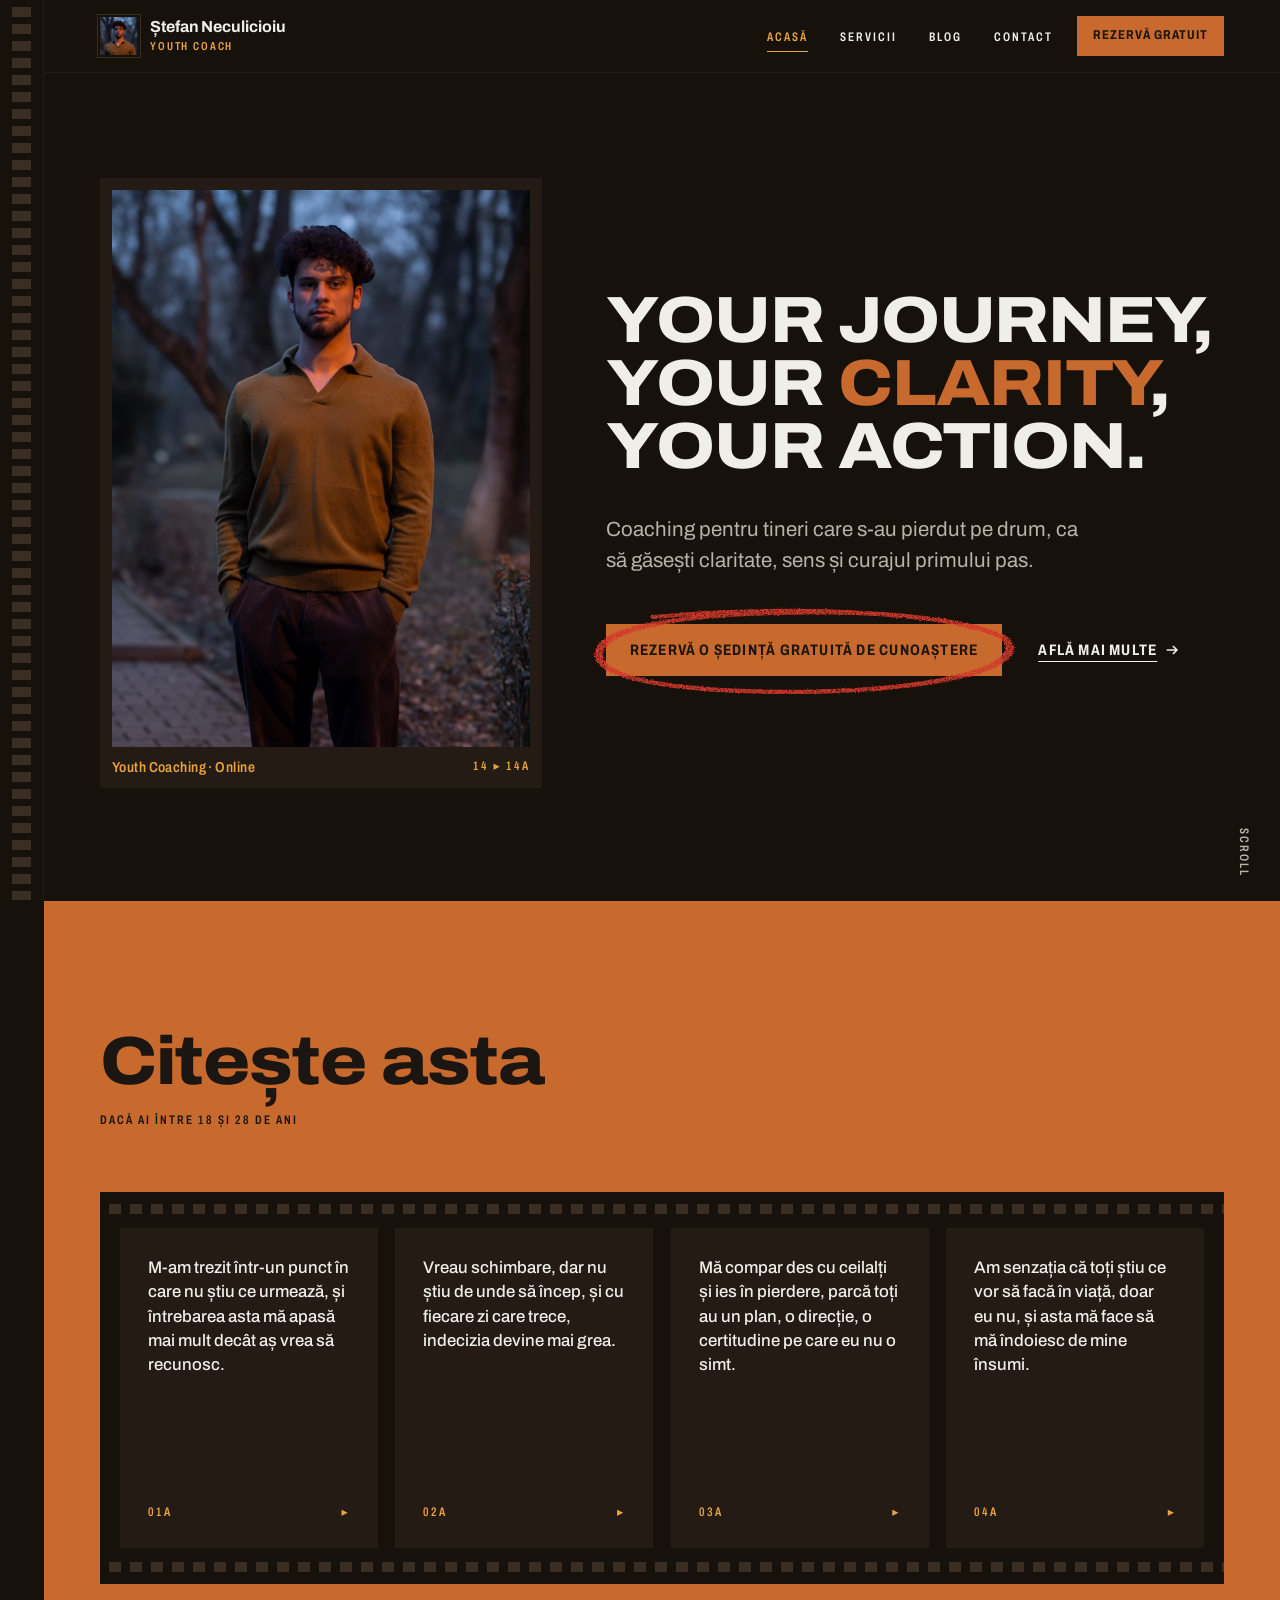
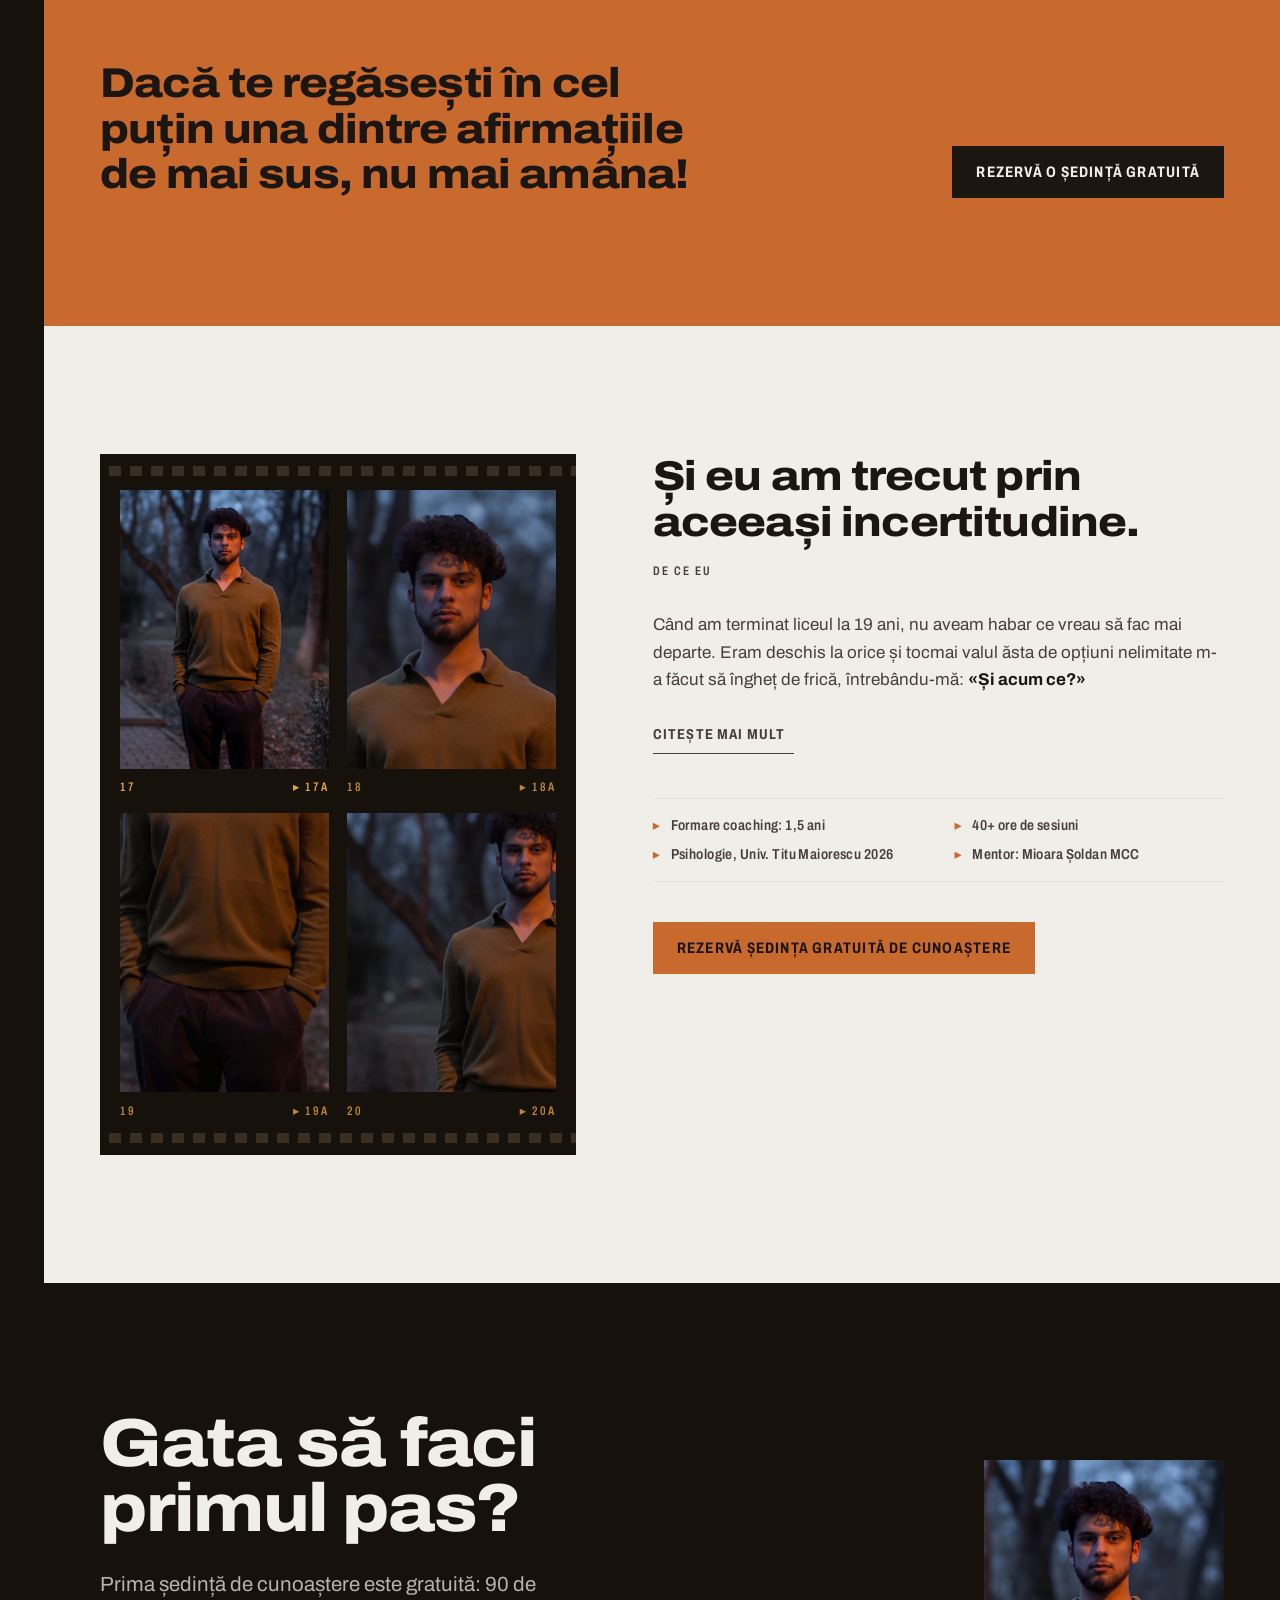
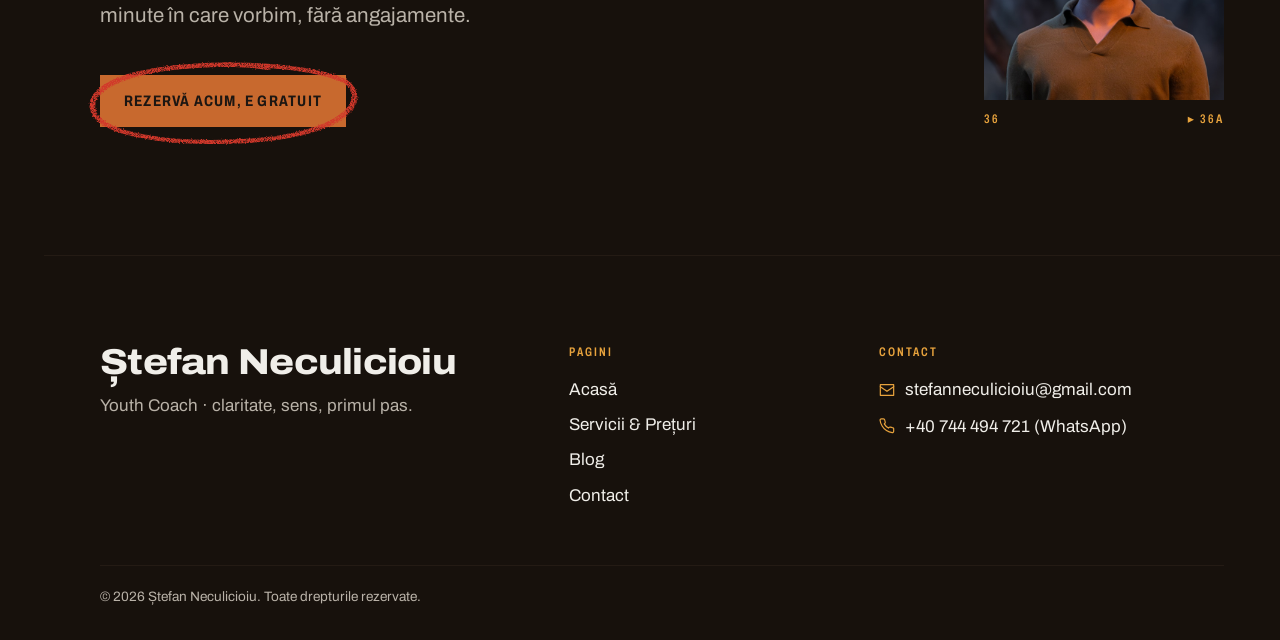
<file: index.html>
<!DOCTYPE html>
<html lang="ro">
<head>
  <meta charset="UTF-8">
  <meta name="viewport" content="width=device-width, initial-scale=1.0">
  <title>Ștefan Neculicioiu · Youth Coach</title>
  <meta name="description" content="Coaching pentru tineri care s-au pierdut pe drum. Găsim claritate, sens și curajul primului pas împreună.">
  <meta property="og:title" content="Ștefan Neculicioiu · Youth Coach">
  <meta property="og:description" content="Coaching pentru tineri care s-au pierdut pe drum, ca să găsești claritate, sens și curajul primului pas.">
  <meta property="og:type" content="website">
  <link rel="preconnect" href="https://fonts.googleapis.com">
  <link rel="preconnect" href="https://fonts.gstatic.com" crossorigin>
  <link rel="stylesheet" href="https://fonts.googleapis.com/css2?family=Archivo:ital,wdth,wght@0,62..125,100..900;1,62..125,100..900&display=swap">
  <link rel="icon" href="assets/web/profil-800.jpg" type="image/jpeg">
  <link rel="stylesheet" href="css/style.css">
  <script>document.documentElement.classList.add('js');setTimeout(function(){if(!window.mainReady)document.documentElement.classList.remove('js');},3000);</script>
</head>
<body>
  <svg class="svg-defs" width="0" height="0" aria-hidden="true" focusable="false"><defs><filter id="grease" x="-10%" y="-25%" width="120%" height="150%"><feTurbulence type="fractalNoise" baseFrequency="0.8" numOctaves="2" seed="7" result="n"/><feDisplacementMap in="SourceGraphic" in2="n" scale="2.4" xChannelSelector="R" yChannelSelector="G" result="d"/><feTurbulence type="fractalNoise" baseFrequency="1.7" numOctaves="1" seed="3" result="g"/><feColorMatrix in="g" type="matrix" values="0 0 0 0 0  0 0 0 0 0  0 0 0 0 0  0 0 0 -2.4 2.05" result="gaps"/><feComposite in="d" in2="gaps" operator="in"/></filter></defs></svg>

  <!-- ========== HEADER START ========== -->
  <header class="header" role="banner">
    <div class="header__inner">

      <a href="index.html" class="brand" aria-label="Ștefan Neculicioiu – Acasă">
        <img src="assets/web/profil-800.jpg" alt="" aria-hidden="true" class="brand__photo" width="38" height="38">
        <span class="brand__text">
          <span class="brand__name">Ștefan Neculicioiu</span>
          <span class="brand__sub edge">Youth Coach</span>
        </span>
      </a>

      <nav role="navigation" aria-label="Navigare principală">
        <ul class="nav__list">
          <li><a href="index.html"    class="nav__link edge">Acasă</a></li>
          <li><a href="servicii.html" class="nav__link edge">Servicii</a></li>
          <li><a href="blog.html"     class="nav__link edge">Blog</a></li>
          <li><a href="contact.html"  class="nav__link edge">Contact</a></li>
        </ul>
      </nav>

      <a href="https://calendly.com/stefanneculicioiu" target="_blank" rel="noopener"
         class="btn btn--primary btn--sm nav__cta">
        Rezervă gratuit
      </a>

      <button class="hamburger" aria-label="Deschide meniu" aria-expanded="false">
        <span class="hamburger__line"></span>
        <span class="hamburger__line"></span>
        <span class="hamburger__line"></span>
      </button>

    </div>
  </header>

  <div class="mobile-menu" role="dialog" aria-label="Meniu mobil">
    <ul class="mobile-menu__list">
      <li><a href="index.html"    class="mobile-menu__link">Acasă</a></li>
      <li><a href="servicii.html" class="mobile-menu__link">Servicii</a></li>
      <li><a href="blog.html"     class="mobile-menu__link">Blog</a></li>
      <li><a href="contact.html"  class="mobile-menu__link">Contact</a></li>
    </ul>
    <div class="mobile-menu__cta">
      <a href="https://calendly.com/stefanneculicioiu" target="_blank" rel="noopener"
         class="btn btn--primary">
        Rezervă ședința gratuită
      </a>
    </div>
  </div>
  <!-- ========== HEADER END ========== -->


  <main>

    <!-- HERO: the selected frame -->
    <section class="hero" aria-label="Introducere">
      <div class="wrap hero__grid">

        <div class="hero__content">
          <h1 class="hero__heading display display--xl">
            YOUR JOURNEY,<br>
            YOUR <em>CLARITY</em>,<br>
            YOUR ACTION.
          </h1>
          <p class="hero__subtitle lede">
            Coaching pentru tineri care s-au pierdut pe drum, ca să găsești claritate, sens și curajul primului pas.
          </p>
          <div class="actions hero__actions">
            <span class="mark-circle js-reveal">
              <a href="https://calendly.com/stefanneculicioiu" target="_blank" rel="noopener"
                 class="btn btn--primary">
                Rezervă o ședință gratuită de cunoaștere
              </a>
              <svg class="mark-circle__svg" viewBox="0 0 200 80" preserveAspectRatio="none" aria-hidden="true" focusable="false"><g filter="url(#grease)"><path class="mark-circle__path" pathLength="1" d="M30 10 C 80 0, 170 2, 194 30 C 204 52, 170 76, 100 78 C 40 79, 2 66, 4 42 C 6 20, 40 8, 90 6 C 110 5, 130 6, 146 9"/><path class="mark-circle__path mark-circle__path--ghost" pathLength="1" transform="translate(1.6 1.2)" d="M30 10 C 80 0, 170 2, 194 30 C 204 52, 170 76, 100 78 C 40 79, 2 66, 4 42 C 6 20, 40 8, 90 6 C 110 5, 130 6, 146 9"/></g></svg>
            </span>
            <a href="servicii.html" class="link-arrow">
              Află mai multe
            </a>
          </div>
        </div>

        <figure class="hero__frame frame develop js-reveal">
          <div class="hero__photo">
            <img class="frame__img" src="assets/web/portret-1600.jpg"
                 srcset="assets/web/portret-900.jpg 900w, assets/web/portret-1600.jpg 1600w"
                 sizes="(min-width: 900px) 38vw, 92vw"
                 width="1600" height="2133" alt="" fetchpriority="high">
          </div>
          <figcaption class="frame__no edge">
            <span class="edge--case">Youth Coaching · Online</span>
            <span aria-hidden="true">14 ▸ 14A</span>
          </figcaption>
        </figure>

      </div>

      <div class="hero__scroll edge" aria-hidden="true">
        <span>Scroll</span>
      </div>
    </section>


    <!-- DACĂ AI ÎNTRE 18 ȘI 28 DE ANI -->
    <section class="band band--mask pain" aria-labelledby="pain-heading">
      <div class="wrap">

        <h2 id="pain-heading" class="pain__heading display display--l">
          Citește asta
        </h2>

        <p class="slate edge"><span>Dacă ai între 18 și 28 de ani</span></p>

        <div class="strip pain__strip">
          <ul class="strip__frames pain__frames">
            <li class="frame frame--text">
              <p>M-am trezit într-un punct în care nu știu ce urmează, și întrebarea asta mă apasă mai mult decât aș vrea să recunosc.</p>
              <span class="frame__no edge" aria-hidden="true"><span>01A</span><span>▸</span></span>
            </li>
            <li class="frame frame--text">
              <p>Vreau schimbare, dar nu știu de unde să încep, și cu fiecare zi care trece, indecizia devine mai grea.</p>
              <span class="frame__no edge" aria-hidden="true"><span>02A</span><span>▸</span></span>
            </li>
            <li class="frame frame--text">
              <p>Mă compar des cu ceilalți și ies în pierdere, parcă toți au un plan, o direcție, o certitudine pe care eu nu o simt.</p>
              <span class="frame__no edge" aria-hidden="true"><span>03A</span><span>▸</span></span>
            </li>
            <li class="frame frame--text">
              <p>Am senzația că toți știu ce vor să facă în viață, doar eu nu, și asta mă face să mă îndoiesc de mine însumi.</p>
              <span class="frame__no edge" aria-hidden="true"><span>04A</span><span>▸</span></span>
            </li>
          </ul>
        </div>

        <div class="pain__cta">
          <p class="pain__cta-text display display--m">
            Dacă te regăsești în cel puțin una dintre afirmațiile de mai sus, nu mai amâna!
          </p>
          <a href="https://calendly.com/stefanneculicioiu" target="_blank" rel="noopener"
             class="btn btn--primary">
            Rezervă o ședință gratuită
          </a>
        </div>

      </div>
    </section>


    <!-- DE CE EU -->
    <section class="band band--print about" aria-labelledby="about-heading">
      <div class="wrap">

        <div class="about__grid">

          <div class="about__sheet strip">
            <div class="strip__frames about__frames">
              <figure class="frame about__frame about__frame--chosen develop js-reveal">
                <div class="frame__window"><img src="assets/web/portret-900.jpg" alt="Ștefan Neculicioiu" class="frame__img" width="900" height="1200" loading="lazy"></div>
                <figcaption class="frame__no edge" aria-hidden="true"><span>17</span><span>▸ 17A</span></figcaption>
              </figure>
              <figure class="frame about__frame about__frame--face develop js-reveal" aria-hidden="true">
                <div class="frame__window"><img src="assets/web/profil-800.jpg" alt="" class="frame__img" width="800" height="800" loading="lazy"></div>
                <figcaption class="frame__no edge"><span>18</span><span>▸ 18A</span></figcaption>
              </figure>
              <figure class="frame about__frame about__frame--hands develop js-reveal" aria-hidden="true">
                <div class="frame__window"><img src="assets/web/portret-900.jpg" alt="" class="frame__img" width="900" height="1200" loading="lazy"></div>
                <figcaption class="frame__no edge"><span>19</span><span>▸ 19A</span></figcaption>
              </figure>
              <figure class="frame about__frame about__frame--trees develop js-reveal" aria-hidden="true">
                <div class="frame__window"><img src="assets/web/portret-900.jpg" alt="" class="frame__img" width="900" height="1200" loading="lazy"></div>
                <figcaption class="frame__no edge"><span>20</span><span>▸ 20A</span></figcaption>
              </figure>
            </div>
          </div>

          <div class="about__text">
            <h2 id="about-heading" class="display display--m">
              Și eu am trecut prin aceeași incertitudine.
            </h2>
            <p class="slate edge"><span>De ce eu</span></p>

            <div class="prose about__prose">
              <p>
                Când am terminat liceul la 19 ani, nu aveam habar ce vreau să fac mai departe. Eram deschis la orice și tocmai valul ăsta de opțiuni nelimitate m-a făcut să îngheț de frică, întrebându-mă: <strong>«Și acum ce?»</strong>
              </p>

              <div class="expand-content" id="stefan-story">
<div class="expand-content__inner">
                <p>
                  Am decis să mă las pe mâna unui prieten care îmi recomandase o școală de arte în Olanda, unde am urmat un curs de videografie timp de șase luni. O experiență cu adevărat frumoasă: am învățat multe, am trăit pe cont propriu într-o țară străină. Însă tot timpul îmi apărea același gând: <strong>«Ok, termin cursul ăsta și după ce?»</strong>
                </p>

                <p>
                  Răspunsul a venit de la o colegă de curs care mi-a pus exact aceeași întrebare. Auzind-o din afară, simțindu-mă obligat să răspund, răspunsul a venit aproape instant: <strong>«Vreau să mă întorc acasă și să intru la facultatea de psihologie.»</strong>
                </p>

                <p>
                  Fusese acolo tot timpul. Aveam nevoie de cineva care să pună întrebarea potrivită. Întors acasă, m-am consultat cu mentorul meu în coaching, Mioara Șoldan MCC, am urmat un an și jumătate de formare, am acumulat peste 40 de ore de experiență în sesiuni și am absolvit Facultatea de Psihologie a Universității Titu Maiorescu în 2026.
                </p>

                <blockquote class="about__quote">
                  Asta vreau să fac și eu cu tine. Găsim claritate și sens asupra obiectivelor tale și curajul de a face primul pas, printr-un dialog de la egal la egal, fără judecată.
                </blockquote>
              </div>
</div>

              <button class="expand-toggle" data-target="stefan-story" aria-expanded="false" aria-controls="stefan-story">
                <span class="expand-toggle__text">Citește mai mult</span>
                <em class="expand-toggle__arrow" aria-hidden="true">↓</em>
              </button>
            </div>

            <ul class="credentials edge edge--case">
              <li>Formare coaching: 1,5 ani</li>
              <li>40+ ore de sesiuni</li>
              <li>Psihologie, Univ. Titu Maiorescu 2026</li>
              <li>Mentor: Mioara Șoldan MCC</li>
            </ul>

            <div class="about__cta">
              <a href="https://calendly.com/stefanneculicioiu" target="_blank" rel="noopener"
                 class="btn btn--primary">
                Rezervă ședința gratuită de cunoaștere
              </a>
            </div>
          </div>

        </div>
      </div>
    </section>


    <!-- FINAL CTA: frame 36, the end of the roll -->
    <section class="band band--rebate closing">
      <div class="wrap closing__grid">
        <div class="closing__text">
          <h2 class="display display--l">Gata să faci primul pas?</h2>
          <p class="lede closing__lede">
            Prima ședință de cunoaștere este gratuită: 90 de minute în care vorbim, fără angajamente.
          </p>
          <span class="mark-circle js-reveal">
            <a href="https://calendly.com/stefanneculicioiu" target="_blank" rel="noopener"
               class="btn btn--primary">
              Rezervă acum, e gratuit
            </a>
            <svg class="mark-circle__svg" viewBox="0 0 200 80" preserveAspectRatio="none" aria-hidden="true" focusable="false"><g filter="url(#grease)"><path class="mark-circle__path" pathLength="1" d="M22 22 C 50 4, 150 0, 188 22 C 206 38, 188 70, 120 76 C 60 81, 8 70, 6 46 C 4 28, 30 12, 78 8 C 100 6, 118 7, 132 10"/><path class="mark-circle__path mark-circle__path--ghost" pathLength="1" transform="translate(1.6 1.2)" d="M22 22 C 50 4, 150 0, 188 22 C 206 38, 188 70, 120 76 C 60 81, 8 70, 6 46 C 4 28, 30 12, 78 8 C 100 6, 118 7, 132 10"/></g></svg>
          </span>
        </div>
        <figure class="frame closing__frame develop js-reveal" aria-hidden="true">
          <img src="assets/web/profil-800.jpg" alt="" class="frame__img" width="800" height="800" loading="lazy">
          <figcaption class="frame__no edge"><span>36</span><span>▸ 36A</span></figcaption>
        </figure>
      </div>
    </section>

  </main>


  <!-- ========== FOOTER START ========== -->
  <footer class="footer" role="contentinfo">
    <div class="wrap">
      <div class="footer__inner">

        <div>
          <div class="footer__brand-name">Ștefan Neculicioiu</div>
          <p class="footer__tagline">Youth Coach · claritate, sens, primul pas.</p>
        </div>

        <div>
          <div class="footer__heading edge">Pagini</div>
          <ul class="footer__links">
            <li><a href="index.html"    class="footer__link">Acasă</a></li>
            <li><a href="servicii.html" class="footer__link">Servicii &amp; Prețuri</a></li>
            <li><a href="blog.html"     class="footer__link">Blog</a></li>
            <li><a href="contact.html"  class="footer__link">Contact</a></li>
          </ul>
        </div>

        <div>
          <div class="footer__heading edge">Contact</div>
          <div class="footer__contact-item">
            <svg aria-hidden="true" width="16" height="16" viewBox="0 0 24 24" fill="none" stroke="currentColor" stroke-width="1.8" stroke-linecap="round" stroke-linejoin="round"><rect x="2" y="4" width="20" height="16"/><path d="m2 7 10 7 10-7"/></svg>
            <a href="mailto:stefanneculicioiu@gmail.com">stefanneculicioiu@gmail.com</a>
          </div>
          <div class="footer__contact-item">
            <svg aria-hidden="true" width="16" height="16" viewBox="0 0 24 24" fill="none" stroke="currentColor" stroke-width="1.8" stroke-linecap="round" stroke-linejoin="round"><path d="M22 16.92v3a2 2 0 0 1-2.18 2 19.79 19.79 0 0 1-8.63-3.07A19.5 19.5 0 0 1 4.69 12 19.79 19.79 0 0 1 1.61 3.41 2 2 0 0 1 3.6 1.24h3a2 2 0 0 1 2 1.72 12.84 12.84 0 0 0 .7 2.81 2 2 0 0 1-.45 2.11L7.91 8.8a16 16 0 0 0 6.29 6.29l.96-.96a2 2 0 0 1 2.11-.45 12.84 12.84 0 0 0 2.81.7A2 2 0 0 1 22 16.92z"/></svg>
            <a href="https://wa.me/40744494721" target="_blank" rel="noopener">
              +40 744 494 721 (WhatsApp)
            </a>
          </div>
        </div>

      </div>
      <div class="footer__bottom">
        <p class="footer__copy">© 2026 Ștefan Neculicioiu. Toate drepturile rezervate.</p>
      </div>
    </div>
  </footer>
  <!-- ========== FOOTER END ========== -->

  <script src="js/main.js" defer></script>
</body>
</html>
</file>
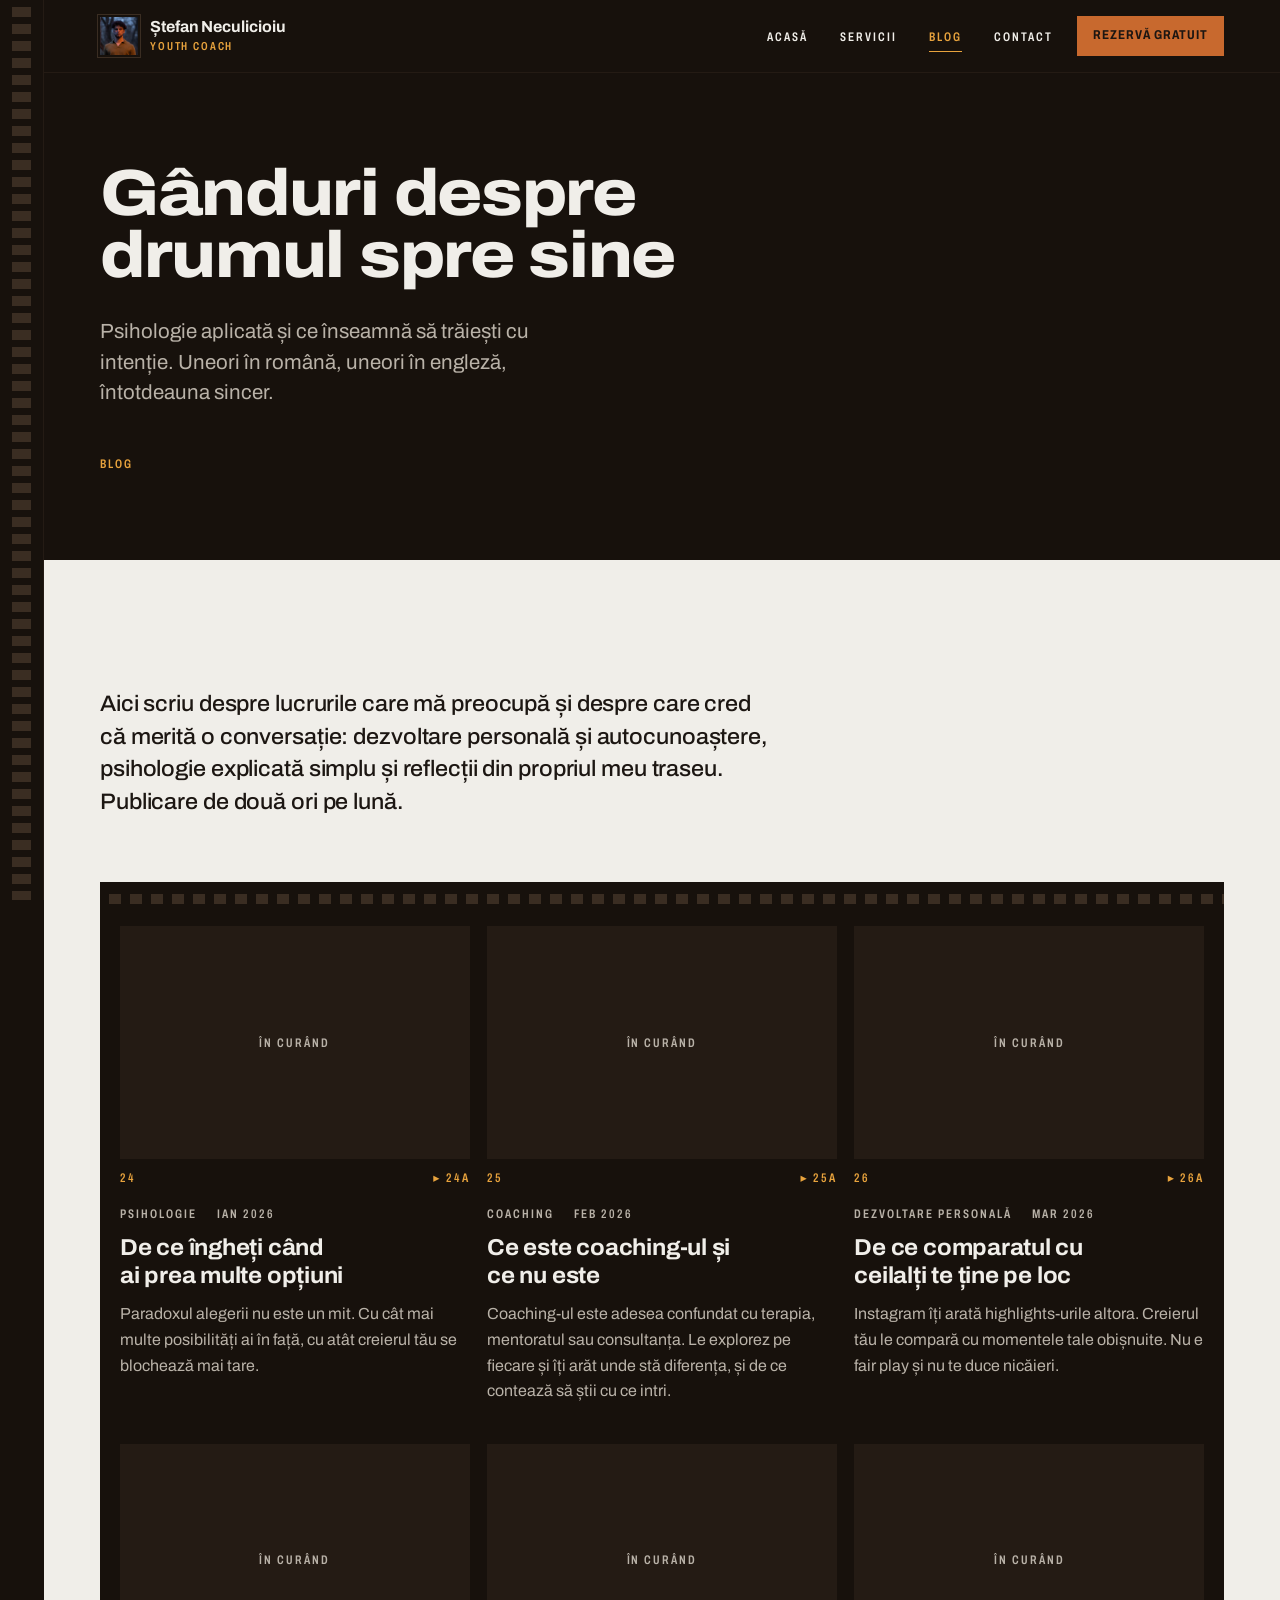
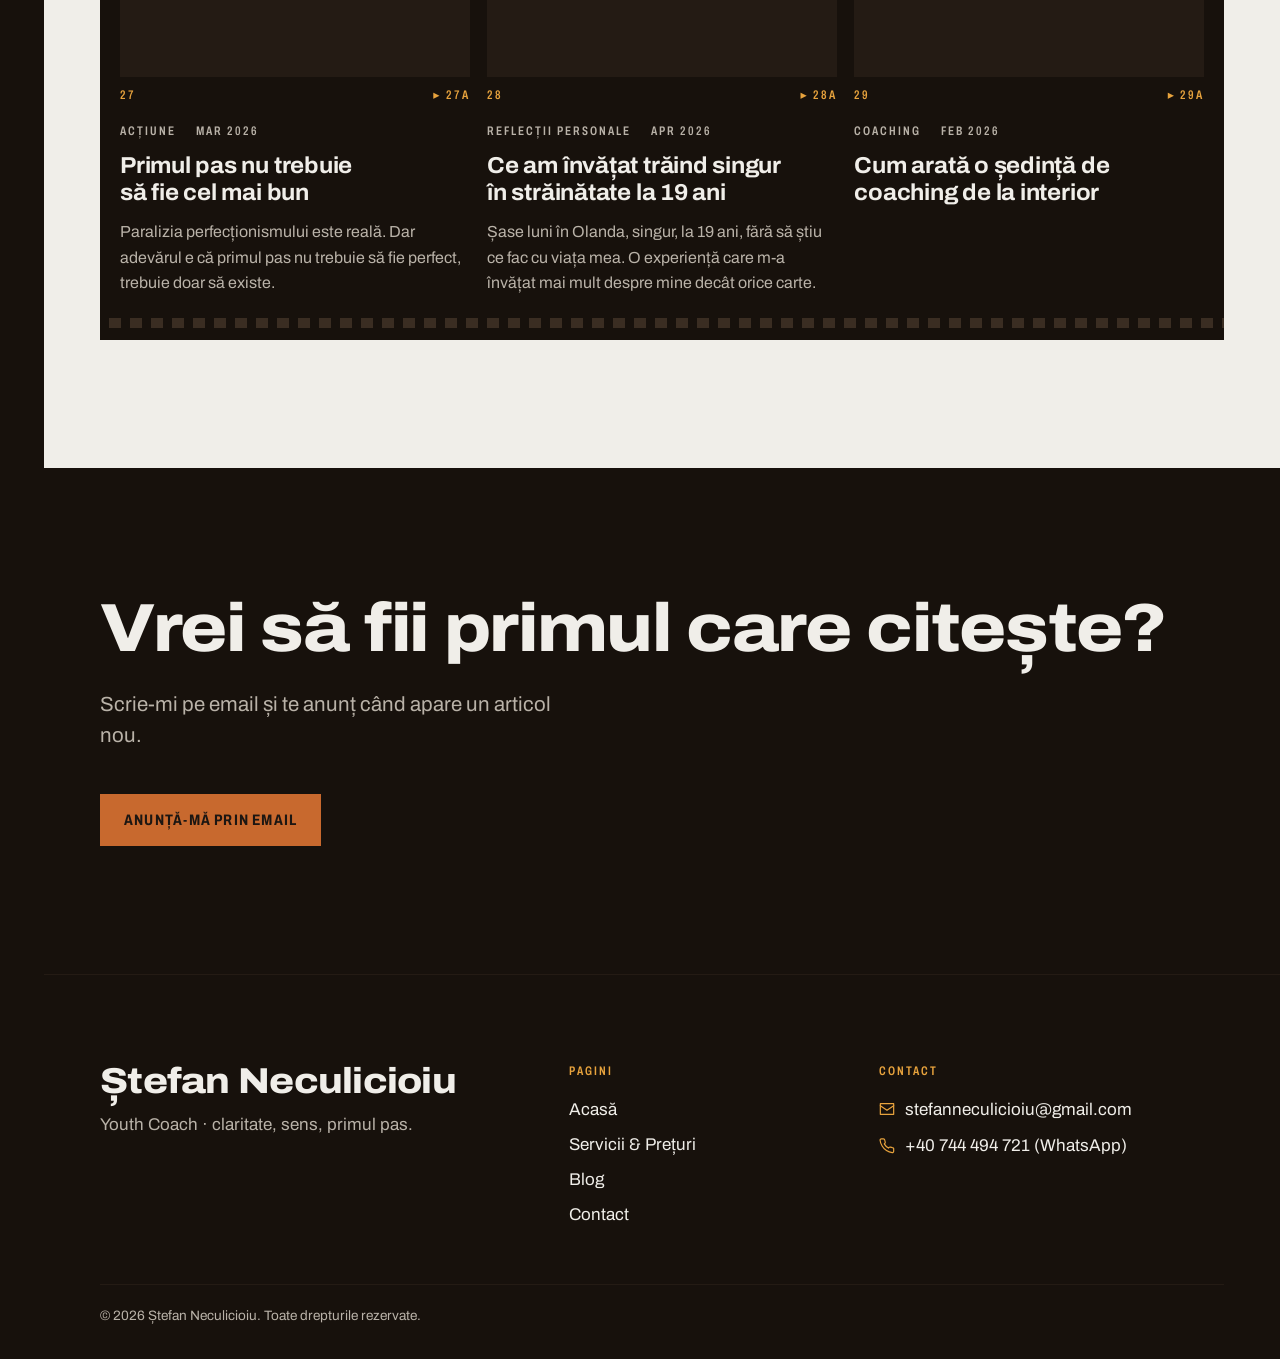
<file: blog.html>
<!DOCTYPE html>
<html lang="ro">
<head>
  <meta charset="UTF-8">
  <meta name="viewport" content="width=device-width, initial-scale=1.0">
  <title>Blog · Ștefan Neculicioiu, Youth Coach</title>
  <meta name="description" content="Gânduri despre drumul spre sine, psihologie aplicată și ce înseamnă să trăiești cu intenție.">
  <meta property="og:title" content="Blog · Ștefan Neculicioiu">
  <meta property="og:type" content="website">
  <link rel="preconnect" href="https://fonts.googleapis.com">
  <link rel="preconnect" href="https://fonts.gstatic.com" crossorigin>
  <link rel="stylesheet" href="https://fonts.googleapis.com/css2?family=Archivo:ital,wdth,wght@0,62..125,100..900;1,62..125,100..900&display=swap">
  <link rel="icon" href="assets/web/profil-800.jpg" type="image/jpeg">
  <link rel="stylesheet" href="css/style.css">
  <script>document.documentElement.classList.add('js');setTimeout(function(){if(!window.mainReady)document.documentElement.classList.remove('js');},3000);</script>
</head>
<body>
  <svg class="svg-defs" width="0" height="0" aria-hidden="true" focusable="false"><defs><filter id="grease" x="-10%" y="-25%" width="120%" height="150%"><feTurbulence type="fractalNoise" baseFrequency="0.8" numOctaves="2" seed="7" result="n"/><feDisplacementMap in="SourceGraphic" in2="n" scale="2.4" xChannelSelector="R" yChannelSelector="G" result="d"/><feTurbulence type="fractalNoise" baseFrequency="1.7" numOctaves="1" seed="3" result="g"/><feColorMatrix in="g" type="matrix" values="0 0 0 0 0  0 0 0 0 0  0 0 0 0 0  0 0 0 -2.4 2.05" result="gaps"/><feComposite in="d" in2="gaps" operator="in"/></filter></defs></svg>

  <!-- ========== HEADER START ========== -->
  <header class="header" role="banner">
    <div class="header__inner">

      <a href="index.html" class="brand" aria-label="Ștefan Neculicioiu – Acasă">
        <img src="assets/web/profil-800.jpg" alt="" aria-hidden="true" class="brand__photo" width="38" height="38">
        <span class="brand__text">
          <span class="brand__name">Ștefan Neculicioiu</span>
          <span class="brand__sub edge">Youth Coach</span>
        </span>
      </a>

      <nav role="navigation" aria-label="Navigare principală">
        <ul class="nav__list">
          <li><a href="index.html"    class="nav__link edge">Acasă</a></li>
          <li><a href="servicii.html" class="nav__link edge">Servicii</a></li>
          <li><a href="blog.html"     class="nav__link edge">Blog</a></li>
          <li><a href="contact.html"  class="nav__link edge">Contact</a></li>
        </ul>
      </nav>

      <a href="https://calendly.com/stefanneculicioiu" target="_blank" rel="noopener"
         class="btn btn--primary btn--sm nav__cta">
        Rezervă gratuit
      </a>

      <button class="hamburger" aria-label="Deschide meniu" aria-expanded="false">
        <span class="hamburger__line"></span>
        <span class="hamburger__line"></span>
        <span class="hamburger__line"></span>
      </button>

    </div>
  </header>

  <div class="mobile-menu" role="dialog" aria-label="Meniu mobil">
    <ul class="mobile-menu__list">
      <li><a href="index.html"    class="mobile-menu__link">Acasă</a></li>
      <li><a href="servicii.html" class="mobile-menu__link">Servicii</a></li>
      <li><a href="blog.html"     class="mobile-menu__link">Blog</a></li>
      <li><a href="contact.html"  class="mobile-menu__link">Contact</a></li>
    </ul>
    <div class="mobile-menu__cta">
      <a href="https://calendly.com/stefanneculicioiu" target="_blank" rel="noopener"
         class="btn btn--primary">
        Rezervă ședința gratuită
      </a>
    </div>
  </div>
  <!-- ========== HEADER END ========== -->


  <main>

    <!-- PAGE HERO -->
    <section class="page-hero" aria-labelledby="blog-heading">
      <div class="wrap page-hero__grid">
        <div class="page-hero__text">
          <h1 id="blog-heading" class="display display--xl">
            Gânduri despre drumul spre sine
          </h1>
          <p class="lede page-hero__lede">
            Psihologie aplicată și ce înseamnă să trăiești cu intenție.
            Uneori în română, uneori în engleză, întotdeauna sincer.
          </p>
          <p class="slate edge"><span>Blog</span></p>
        </div>
      </div>
    </section>


    <!-- ARTICLES: the frames not yet developed -->
    <section class="band band--print blog" aria-label="Articole">
      <div class="wrap">

        <p class="blog__intro">
          Aici scriu despre lucrurile care mă preocupă și despre care cred că merită o conversație:
          dezvoltare personală și autocunoaștere, psihologie explicată simplu și reflecții din
          propriul meu traseu. Publicare de două ori pe lună.
        </p>

        <div class="strip blog__sheet">
          <div class="blog__grid">
          <article class="sheet-frame" aria-labelledby="art1-title">
            <div class="sheet-frame__leak">
              <span class="sheet-frame__soon edge">În curând</span>
            </div>
            <p class="frame__no edge" aria-hidden="true"><span>24</span><span>▸ 24A</span></p>
            <div class="sheet-frame__body">
              <p class="sheet-frame__meta edge">
                <span>Psihologie</span>
                <span>Ian 2026</span>
              </p>
              <h2 id="art1-title" class="sheet-frame__title">
                De ce îngheți când ai prea multe opțiuni
              </h2>
              <p class="sheet-frame__excerpt">
                Paradoxul alegerii nu este un mit. Cu cât mai multe posibilități ai în față,
                cu atât creierul tău se blochează mai tare.
              </p>
            </div>
          </article>
          <article class="sheet-frame" aria-labelledby="art2-title">
            <div class="sheet-frame__leak">
              <span class="sheet-frame__soon edge">În curând</span>
            </div>
            <p class="frame__no edge" aria-hidden="true"><span>25</span><span>▸ 25A</span></p>
            <div class="sheet-frame__body">
              <p class="sheet-frame__meta edge">
                <span>Coaching</span>
                <span>Feb 2026</span>
              </p>
              <h2 id="art2-title" class="sheet-frame__title">
                Ce este <span class="nowrap">coaching-ul</span> și ce nu este
              </h2>
              <p class="sheet-frame__excerpt">
                Coaching-ul este adesea confundat cu terapia, mentoratul sau consultanța.
                Le explorez pe fiecare și îți arăt unde stă diferența, și de ce contează
                să știi cu ce intri.
              </p>
            </div>
          </article>
          <article class="sheet-frame" aria-labelledby="art4-title">
            <div class="sheet-frame__leak">
              <span class="sheet-frame__soon edge">În curând</span>
            </div>
            <p class="frame__no edge" aria-hidden="true"><span>26</span><span>▸ 26A</span></p>
            <div class="sheet-frame__body">
              <p class="sheet-frame__meta edge">
                <span>Dezvoltare personală</span>
                <span>Mar 2026</span>
              </p>
              <h2 id="art4-title" class="sheet-frame__title">
                De ce comparatul cu ceilalți te ține pe loc
              </h2>
              <p class="sheet-frame__excerpt">
                Instagram îți arată highlights-urile altora. Creierul tău le compară cu
                momentele tale obișnuite. Nu e fair play și nu te duce nicăieri.
              </p>
            </div>
          </article>
          <article class="sheet-frame" aria-labelledby="art5-title">
            <div class="sheet-frame__leak">
              <span class="sheet-frame__soon edge">În curând</span>
            </div>
            <p class="frame__no edge" aria-hidden="true"><span>27</span><span>▸ 27A</span></p>
            <div class="sheet-frame__body">
              <p class="sheet-frame__meta edge">
                <span>Acțiune</span>
                <span>Mar 2026</span>
              </p>
              <h2 id="art5-title" class="sheet-frame__title">
                Primul pas nu trebuie să fie cel mai bun
              </h2>
              <p class="sheet-frame__excerpt">
                Paralizia perfecționismului este reală. Dar adevărul e că primul pas
                nu trebuie să fie perfect, trebuie doar să existe.
              </p>
            </div>
          </article>
          <article class="sheet-frame" aria-labelledby="art6-title">
            <div class="sheet-frame__leak">
              <span class="sheet-frame__soon edge">În curând</span>
            </div>
            <p class="frame__no edge" aria-hidden="true"><span>28</span><span>▸ 28A</span></p>
            <div class="sheet-frame__body">
              <p class="sheet-frame__meta edge">
                <span>Reflecții personale</span>
                <span>Apr 2026</span>
              </p>
              <h2 id="art6-title" class="sheet-frame__title">
                Ce am învățat trăind singur în străinătate la 19 ani
              </h2>
              <p class="sheet-frame__excerpt">
                Șase luni în Olanda, singur, la 19 ani, fără să știu ce fac cu viața mea.
                O experiență care m-a învățat mai mult despre mine decât orice carte.
              </p>
            </div>
          </article>
          <article class="sheet-frame" aria-labelledby="art3-title">
            <div class="sheet-frame__leak">
              <span class="sheet-frame__soon edge">În curând</span>
            </div>
            <p class="frame__no edge" aria-hidden="true"><span>29</span><span>▸ 29A</span></p>
            <div class="sheet-frame__body">
              <p class="sheet-frame__meta edge">
                <span>Coaching</span>
                <span>Feb 2026</span>
              </p>
              <h2 id="art3-title" class="sheet-frame__title">
                Cum arată o ședință de coaching de la interior
              </h2>
            </div>
          </article>
          </div>
        </div>

      </div>
    </section>


    <!-- EMAIL NUDGE -->
    <section class="band band--rebate closing">
      <div class="wrap closing__grid">
        <div class="closing__text">
          <h2 class="display display--l">Vrei să fii primul care citește?</h2>
          <p class="lede closing__lede">Scrie-mi pe email și te anunț când apare un articol nou.</p>
          <a href="mailto:stefanneculicioiu@gmail.com?subject=Vreau să fiu anunțat despre articole noi"
               class="btn btn--primary">
              Anunță-mă prin email
            </a>
        </div>
      </div>
    </section>

  </main>


  <!-- ========== FOOTER START ========== -->
  <footer class="footer" role="contentinfo">
    <div class="wrap">
      <div class="footer__inner">

        <div>
          <div class="footer__brand-name">Ștefan Neculicioiu</div>
          <p class="footer__tagline">Youth Coach · claritate, sens, primul pas.</p>
        </div>

        <div>
          <div class="footer__heading edge">Pagini</div>
          <ul class="footer__links">
            <li><a href="index.html"    class="footer__link">Acasă</a></li>
            <li><a href="servicii.html" class="footer__link">Servicii &amp; Prețuri</a></li>
            <li><a href="blog.html"     class="footer__link">Blog</a></li>
            <li><a href="contact.html"  class="footer__link">Contact</a></li>
          </ul>
        </div>

        <div>
          <div class="footer__heading edge">Contact</div>
          <div class="footer__contact-item">
            <svg aria-hidden="true" width="16" height="16" viewBox="0 0 24 24" fill="none" stroke="currentColor" stroke-width="1.8" stroke-linecap="round" stroke-linejoin="round"><rect x="2" y="4" width="20" height="16"/><path d="m2 7 10 7 10-7"/></svg>
            <a href="mailto:stefanneculicioiu@gmail.com">stefanneculicioiu@gmail.com</a>
          </div>
          <div class="footer__contact-item">
            <svg aria-hidden="true" width="16" height="16" viewBox="0 0 24 24" fill="none" stroke="currentColor" stroke-width="1.8" stroke-linecap="round" stroke-linejoin="round"><path d="M22 16.92v3a2 2 0 0 1-2.18 2 19.79 19.79 0 0 1-8.63-3.07A19.5 19.5 0 0 1 4.69 12 19.79 19.79 0 0 1 1.61 3.41 2 2 0 0 1 3.6 1.24h3a2 2 0 0 1 2 1.72 12.84 12.84 0 0 0 .7 2.81 2 2 0 0 1-.45 2.11L7.91 8.8a16 16 0 0 0 6.29 6.29l.96-.96a2 2 0 0 1 2.11-.45 12.84 12.84 0 0 0 2.81.7A2 2 0 0 1 22 16.92z"/></svg>
            <a href="https://wa.me/40744494721" target="_blank" rel="noopener">
              +40 744 494 721 (WhatsApp)
            </a>
          </div>
        </div>

      </div>
      <div class="footer__bottom">
        <p class="footer__copy">© 2026 Ștefan Neculicioiu. Toate drepturile rezervate.</p>
      </div>
    </div>
  </footer>
  <!-- ========== FOOTER END ========== -->

  <script src="js/main.js" defer></script>
</body>
</html>
</file>
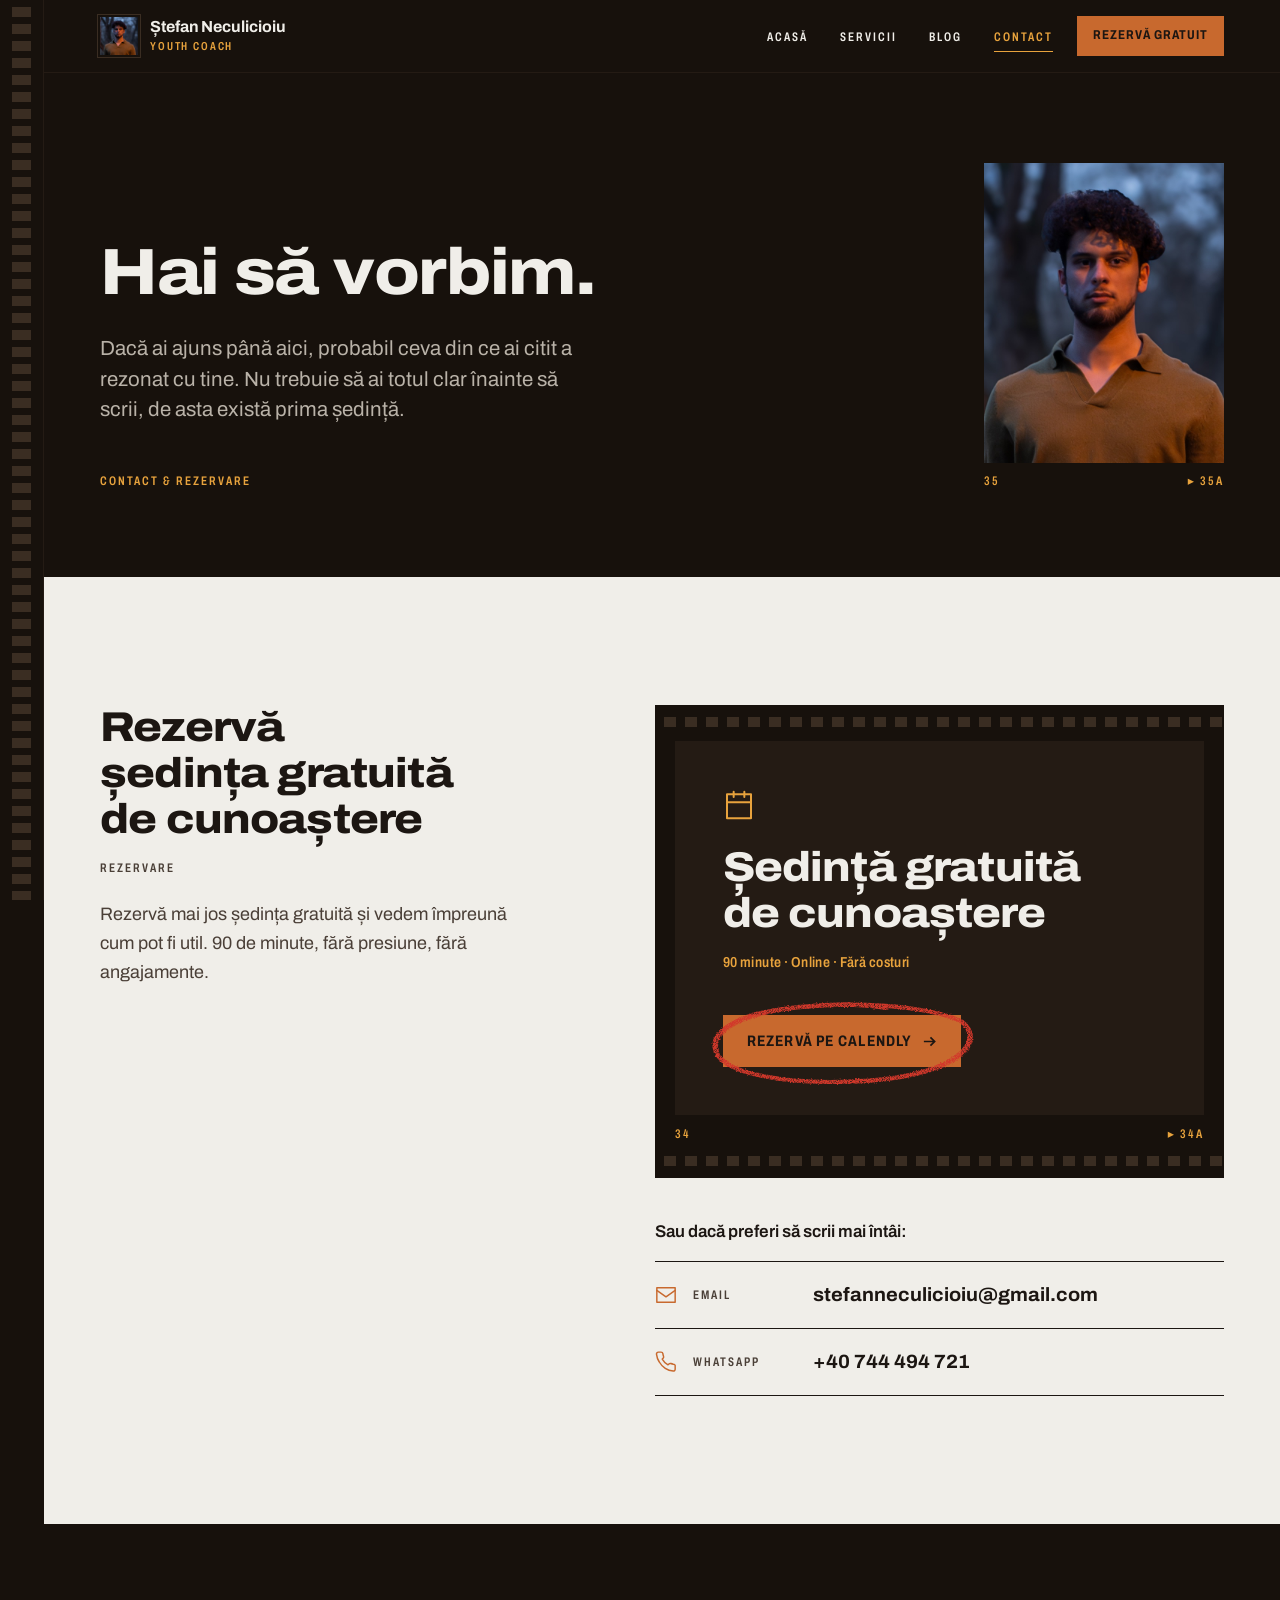
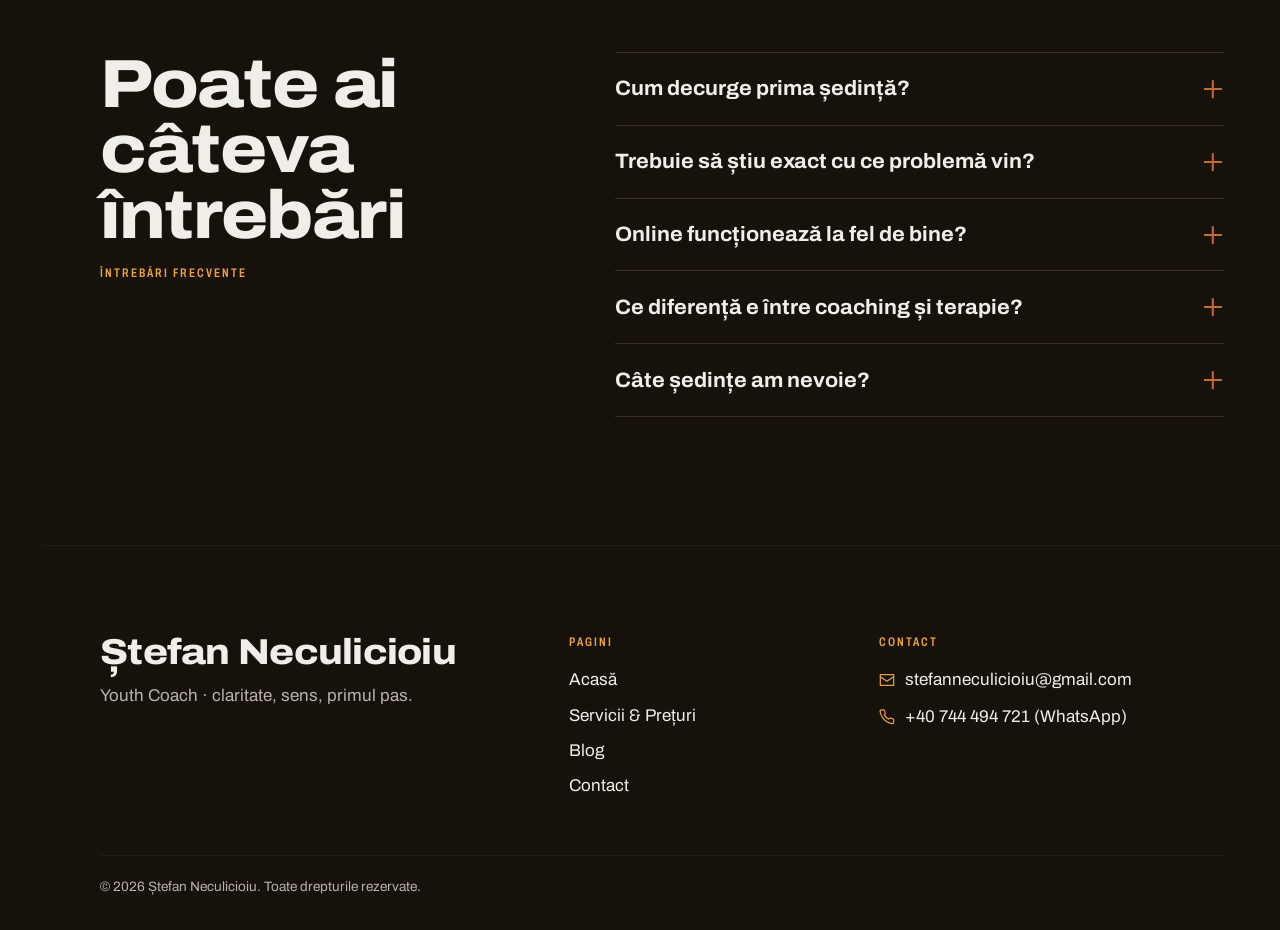
<file: contact.html>
<!DOCTYPE html>
<html lang="ro">
<head>
  <meta charset="UTF-8">
  <meta name="viewport" content="width=device-width, initial-scale=1.0">
  <title>Contact & Rezervare · Ștefan Neculicioiu, Youth Coach</title>
  <meta name="description" content="Rezervă ședința gratuită de cunoaștere sau scrie-mi direct. Hai să vorbim.">
  <meta property="og:title" content="Contact · Ștefan Neculicioiu">
  <meta property="og:type" content="website">
  <link rel="preconnect" href="https://fonts.googleapis.com">
  <link rel="preconnect" href="https://fonts.gstatic.com" crossorigin>
  <link rel="stylesheet" href="https://fonts.googleapis.com/css2?family=Archivo:ital,wdth,wght@0,62..125,100..900;1,62..125,100..900&display=swap">
  <link rel="icon" href="assets/web/profil-800.jpg" type="image/jpeg">
  <link rel="stylesheet" href="css/style.css">
  <script>document.documentElement.classList.add('js');setTimeout(function(){if(!window.mainReady)document.documentElement.classList.remove('js');},3000);</script>
</head>
<body>
  <svg class="svg-defs" width="0" height="0" aria-hidden="true" focusable="false"><defs><filter id="grease" x="-10%" y="-25%" width="120%" height="150%"><feTurbulence type="fractalNoise" baseFrequency="0.8" numOctaves="2" seed="7" result="n"/><feDisplacementMap in="SourceGraphic" in2="n" scale="2.4" xChannelSelector="R" yChannelSelector="G" result="d"/><feTurbulence type="fractalNoise" baseFrequency="1.7" numOctaves="1" seed="3" result="g"/><feColorMatrix in="g" type="matrix" values="0 0 0 0 0  0 0 0 0 0  0 0 0 0 0  0 0 0 -2.4 2.05" result="gaps"/><feComposite in="d" in2="gaps" operator="in"/></filter></defs></svg>

  <!-- ========== HEADER START ========== -->
  <header class="header" role="banner">
    <div class="header__inner">

      <a href="index.html" class="brand" aria-label="Ștefan Neculicioiu – Acasă">
        <img src="assets/web/profil-800.jpg" alt="" aria-hidden="true" class="brand__photo" width="38" height="38">
        <span class="brand__text">
          <span class="brand__name">Ștefan Neculicioiu</span>
          <span class="brand__sub edge">Youth Coach</span>
        </span>
      </a>

      <nav role="navigation" aria-label="Navigare principală">
        <ul class="nav__list">
          <li><a href="index.html"    class="nav__link edge">Acasă</a></li>
          <li><a href="servicii.html" class="nav__link edge">Servicii</a></li>
          <li><a href="blog.html"     class="nav__link edge">Blog</a></li>
          <li><a href="contact.html"  class="nav__link edge">Contact</a></li>
        </ul>
      </nav>

      <a href="https://calendly.com/stefanneculicioiu" target="_blank" rel="noopener"
         class="btn btn--primary btn--sm nav__cta">
        Rezervă gratuit
      </a>

      <button class="hamburger" aria-label="Deschide meniu" aria-expanded="false">
        <span class="hamburger__line"></span>
        <span class="hamburger__line"></span>
        <span class="hamburger__line"></span>
      </button>

    </div>
  </header>

  <div class="mobile-menu" role="dialog" aria-label="Meniu mobil">
    <ul class="mobile-menu__list">
      <li><a href="index.html"    class="mobile-menu__link">Acasă</a></li>
      <li><a href="servicii.html" class="mobile-menu__link">Servicii</a></li>
      <li><a href="blog.html"     class="mobile-menu__link">Blog</a></li>
      <li><a href="contact.html"  class="mobile-menu__link">Contact</a></li>
    </ul>
    <div class="mobile-menu__cta">
      <a href="https://calendly.com/stefanneculicioiu" target="_blank" rel="noopener"
         class="btn btn--primary">
        Rezervă ședința gratuită
      </a>
    </div>
  </div>
  <!-- ========== HEADER END ========== -->


  <main>

    <!-- PAGE HERO -->
    <section class="page-hero" aria-labelledby="contact-heading">
      <div class="wrap page-hero__grid">
        <div class="page-hero__text">
          <h1 id="contact-heading" class="display display--xl">Hai să vorbim.</h1>
          <p class="lede page-hero__lede">
            Dacă ai ajuns până aici, probabil ceva din ce ai citit a rezonat cu tine.
            Nu trebuie să ai totul clar înainte să scrii, de asta există prima ședință.
          </p>
          <p class="slate edge"><span>Contact &amp; Rezervare</span></p>
        </div>
        <figure class="frame page-hero__frame develop js-reveal" aria-hidden="true">
          <div class="frame__window page-hero__window">
            <img src="assets/web/profil-800.jpg" alt="" class="frame__img" width="800" height="800">
          </div>
          <figcaption class="frame__no edge"><span>35</span><span>▸ 35A</span></figcaption>
        </figure>
      </div>
    </section>


    <!-- REZERVARE -->
    <section class="band band--print booking" aria-label="Contact și rezervare">
      <div class="wrap">

        <div class="booking__grid">
          <div class="booking__intro">
            <h2 class="display display--m">
              Rezervă ședința gratuită de cunoaștere
            </h2>
            <p class="slate edge"><span>Rezervare</span></p>
            <p class="booking__text">
              Rezervă mai jos ședința gratuită și vedem împreună cum pot fi util.
              90 de minute, fără presiune, fără angajamente.
            </p>
          </div>

          <div class="booking__frame">
            <div class="strip booking__strip">
            <div class="frame booking__plate">
              <svg class="booking__icon" aria-hidden="true" width="32" height="32" viewBox="0 0 24 24" fill="none" stroke="currentColor" stroke-width="1.5" stroke-linecap="round" stroke-linejoin="round"><rect x="3" y="4" width="18" height="18"/><path d="M16 2v4M8 2v4M3 10h18"/></svg>
              <h3 class="booking__title display display--m">Ședință gratuită de cunoaștere</h3>
              <p class="booking__note edge edge--case">90 minute · Online · Fără costuri</p>
              <span class="mark-circle js-reveal booking__cta">
                <a href="https://calendly.com/stefanneculicioiu" target="_blank" rel="noopener"
                   class="btn btn--primary btn--calendly">
                  Rezervă pe Calendly
                </a>
                <svg class="mark-circle__svg" viewBox="0 0 200 80" preserveAspectRatio="none" aria-hidden="true" focusable="false"><g filter="url(#grease)"><path class="mark-circle__path" pathLength="1" d="M22 22 C 50 4, 150 0, 188 22 C 206 38, 188 70, 120 76 C 60 81, 8 70, 6 46 C 4 28, 30 12, 78 8 C 100 6, 118 7, 132 10"/><path class="mark-circle__path mark-circle__path--ghost" pathLength="1" transform="translate(1.6 1.2)" d="M22 22 C 50 4, 150 0, 188 22 C 206 38, 188 70, 120 76 C 60 81, 8 70, 6 46 C 4 28, 30 12, 78 8 C 100 6, 118 7, 132 10"/></g></svg>
              </span>
            </div>
            <p class="frame__no edge" aria-hidden="true"><span>34</span><span>▸ 34A</span></p>
            </div>

            <p class="booking__or">
              Sau dacă preferi să scrii mai întâi:
            </p>

            <div class="channels">
              <a href="mailto:stefanneculicioiu@gmail.com"
                 class="channel"
                 aria-label="Trimite email lui Ștefan">
                <span class="channel__icon" aria-hidden="true"><svg width="22" height="22" viewBox="0 0 24 24" fill="none" stroke="currentColor" stroke-width="1.6" stroke-linecap="round" stroke-linejoin="round"><rect x="2" y="4" width="20" height="16"/><path d="m2 7 10 7 10-7"/></svg></span>
                <span class="channel__label edge">Email</span>
                <span class="channel__value">stefanneculicioiu@gmail.com</span>
              </a>
              <a href="https://wa.me/40744494721" target="_blank" rel="noopener"
                 class="channel"
                 aria-label="Scrie pe WhatsApp lui Ștefan">
                <span class="channel__icon" aria-hidden="true"><svg width="22" height="22" viewBox="0 0 24 24" fill="none" stroke="currentColor" stroke-width="1.6" stroke-linecap="round" stroke-linejoin="round"><path d="M22 16.92v3a2 2 0 0 1-2.18 2 19.79 19.79 0 0 1-8.63-3.07A19.5 19.5 0 0 1 4.69 12 19.79 19.79 0 0 1 1.61 3.41 2 2 0 0 1 3.6 1.24h3a2 2 0 0 1 2 1.72 12.84 12.84 0 0 0 .7 2.81 2 2 0 0 1-.45 2.11L7.91 8.8a16 16 0 0 0 6.29 6.29l.96-.96a2 2 0 0 1 2.11-.45 12.84 12.84 0 0 0 2.81.7A2 2 0 0 1 22 16.92z"/></svg></span>
                <span class="channel__label edge">WhatsApp</span>
                <span class="channel__value">+40 744 494 721</span>
              </a>
            </div>
          </div>
        </div>

      </div>
    </section>


    <!-- FAQ -->
    <section class="band band--rebate faq" aria-labelledby="faq-heading">
      <div class="wrap">

        <div class="faq__grid">
          <div class="faq__title">
            <h2 id="faq-heading" class="display display--l faq__heading">
            Poate ai câteva întrebări
          </h2>
            <p class="slate edge"><span>Întrebări frecvente</span></p>
          </div>

          <div class="faq__list">
            <details class="faq__item">
              <summary class="faq__q">
                <span class="faq__text">Cum decurge prima ședință?</span>
                <span class="faq__icon" aria-hidden="true"></span>
              </summary>
              <p class="faq__a">
                Prima ședință de cunoaștere durează 90 de minute și este complet gratuită.
                  Nu are un format rigid, e o conversație în care tu povestești unde te afli,
                  ce te preocupă, și vedem împreună dacă și cum pot fi util. Fără presiune,
                  fără angajamente.
              </p>
            </details>
            <details class="faq__item">
              <summary class="faq__q">
                <span class="faq__text">Trebuie să știu exact cu ce problemă vin?</span>
                <span class="faq__icon" aria-hidden="true"></span>
              </summary>
              <p class="faq__a">
                Nu. De fapt, mulți oameni vin tocmai pentru că <em>nu știu</em> exact cu ce vin.
                  „Nu știu ce vreau" sau „mă simt blocat" sunt puncte de pornire perfect valide.
                  Claritatea apare în procesul de coaching, nu înainte.
              </p>
            </details>
            <details class="faq__item">
              <summary class="faq__q">
                <span class="faq__text">Online funcționează la fel de bine?</span>
                <span class="faq__icon" aria-hidden="true"></span>
              </summary>
              <p class="faq__a">
                Da. Toate ședințele au loc online, pe Google Meet, și experiența
                  este la fel de personală și de profundă ca față în față. Avantajul:
                  te conectezi din confortul spațiului tău, oriunde ești în lume.
              </p>
            </details>
            <details class="faq__item">
              <summary class="faq__q">
                <span class="faq__text">Ce diferență e între coaching și terapie?</span>
                <span class="faq__icon" aria-hidden="true"></span>
              </summary>
              <p class="faq__a">
                Terapia lucrează adesea cu trecutul și tratează probleme psihologice.
                  Coaching-ul se concentrează pe prezent și viitor: pe ce vrei, ce te
                  oprește și cum poți avansa. Nu înlocuiește terapia și nu tratează
                  tulburări psihologice.
              </p>
            </details>
            <details class="faq__item">
              <summary class="faq__q">
                <span class="faq__text">Câte ședințe am nevoie?</span>
                <span class="faq__icon" aria-hidden="true"></span>
              </summary>
              <p class="faq__a">
                Depinde de ce îți dorești să obții. O singură ședință poate aduce
                  claritate imediată. Un proces mai profund de schimbare se întâmplă
                  de obicei în 4–8 ședințe. Discutăm asta la prima ședință gratuită.
              </p>
            </details>
          </div>
        </div>

      </div>
    </section>

  </main>


  <!-- ========== FOOTER START ========== -->
  <footer class="footer" role="contentinfo">
    <div class="wrap">
      <div class="footer__inner">

        <div>
          <div class="footer__brand-name">Ștefan Neculicioiu</div>
          <p class="footer__tagline">Youth Coach · claritate, sens, primul pas.</p>
        </div>

        <div>
          <div class="footer__heading edge">Pagini</div>
          <ul class="footer__links">
            <li><a href="index.html"    class="footer__link">Acasă</a></li>
            <li><a href="servicii.html" class="footer__link">Servicii &amp; Prețuri</a></li>
            <li><a href="blog.html"     class="footer__link">Blog</a></li>
            <li><a href="contact.html"  class="footer__link">Contact</a></li>
          </ul>
        </div>

        <div>
          <div class="footer__heading edge">Contact</div>
          <div class="footer__contact-item">
            <svg aria-hidden="true" width="16" height="16" viewBox="0 0 24 24" fill="none" stroke="currentColor" stroke-width="1.8" stroke-linecap="round" stroke-linejoin="round"><rect x="2" y="4" width="20" height="16"/><path d="m2 7 10 7 10-7"/></svg>
            <a href="mailto:stefanneculicioiu@gmail.com">stefanneculicioiu@gmail.com</a>
          </div>
          <div class="footer__contact-item">
            <svg aria-hidden="true" width="16" height="16" viewBox="0 0 24 24" fill="none" stroke="currentColor" stroke-width="1.8" stroke-linecap="round" stroke-linejoin="round"><path d="M22 16.92v3a2 2 0 0 1-2.18 2 19.79 19.79 0 0 1-8.63-3.07A19.5 19.5 0 0 1 4.69 12 19.79 19.79 0 0 1 1.61 3.41 2 2 0 0 1 3.6 1.24h3a2 2 0 0 1 2 1.72 12.84 12.84 0 0 0 .7 2.81 2 2 0 0 1-.45 2.11L7.91 8.8a16 16 0 0 0 6.29 6.29l.96-.96a2 2 0 0 1 2.11-.45 12.84 12.84 0 0 0 2.81.7A2 2 0 0 1 22 16.92z"/></svg>
            <a href="https://wa.me/40744494721" target="_blank" rel="noopener">
              +40 744 494 721 (WhatsApp)
            </a>
          </div>
        </div>

      </div>
      <div class="footer__bottom">
        <p class="footer__copy">© 2026 Ștefan Neculicioiu. Toate drepturile rezervate.</p>
      </div>
    </div>
  </footer>
  <!-- ========== FOOTER END ========== -->

  <script src="js/main.js" defer></script>
</body>
</html>
</file>
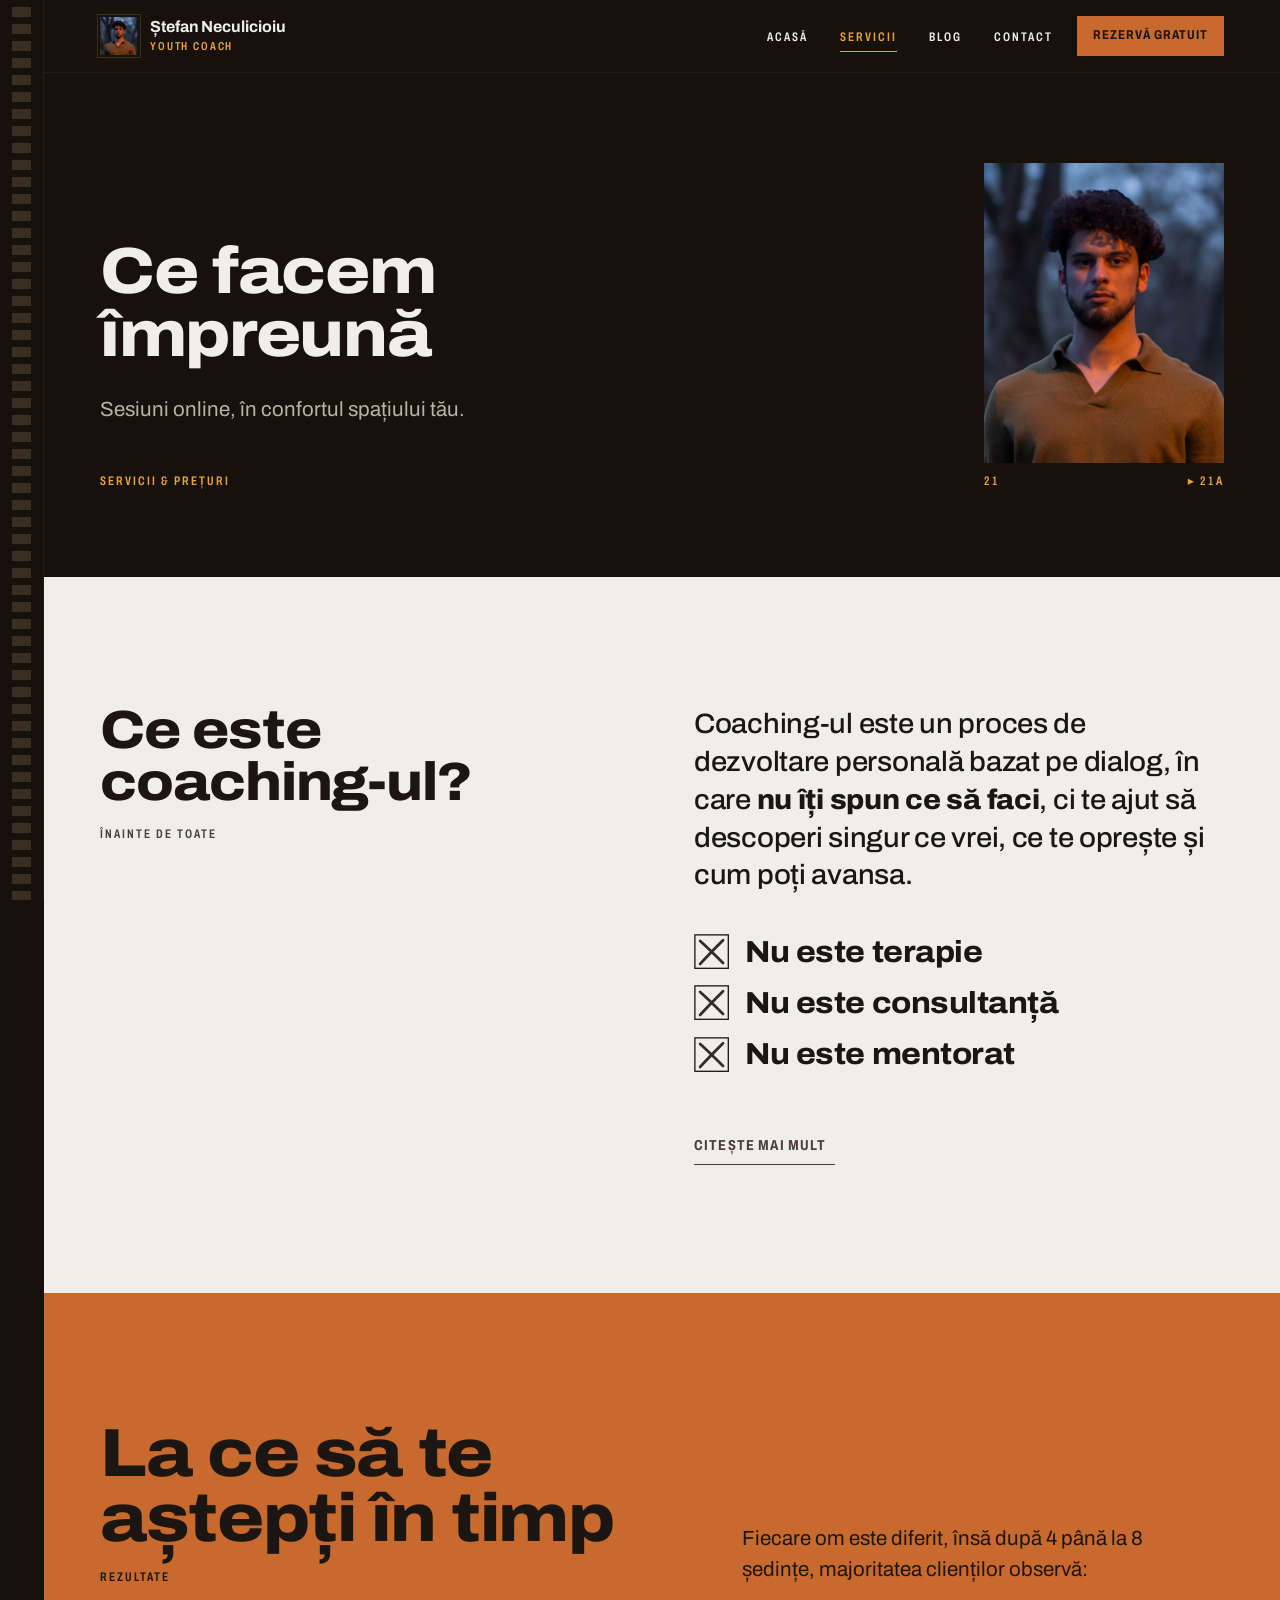
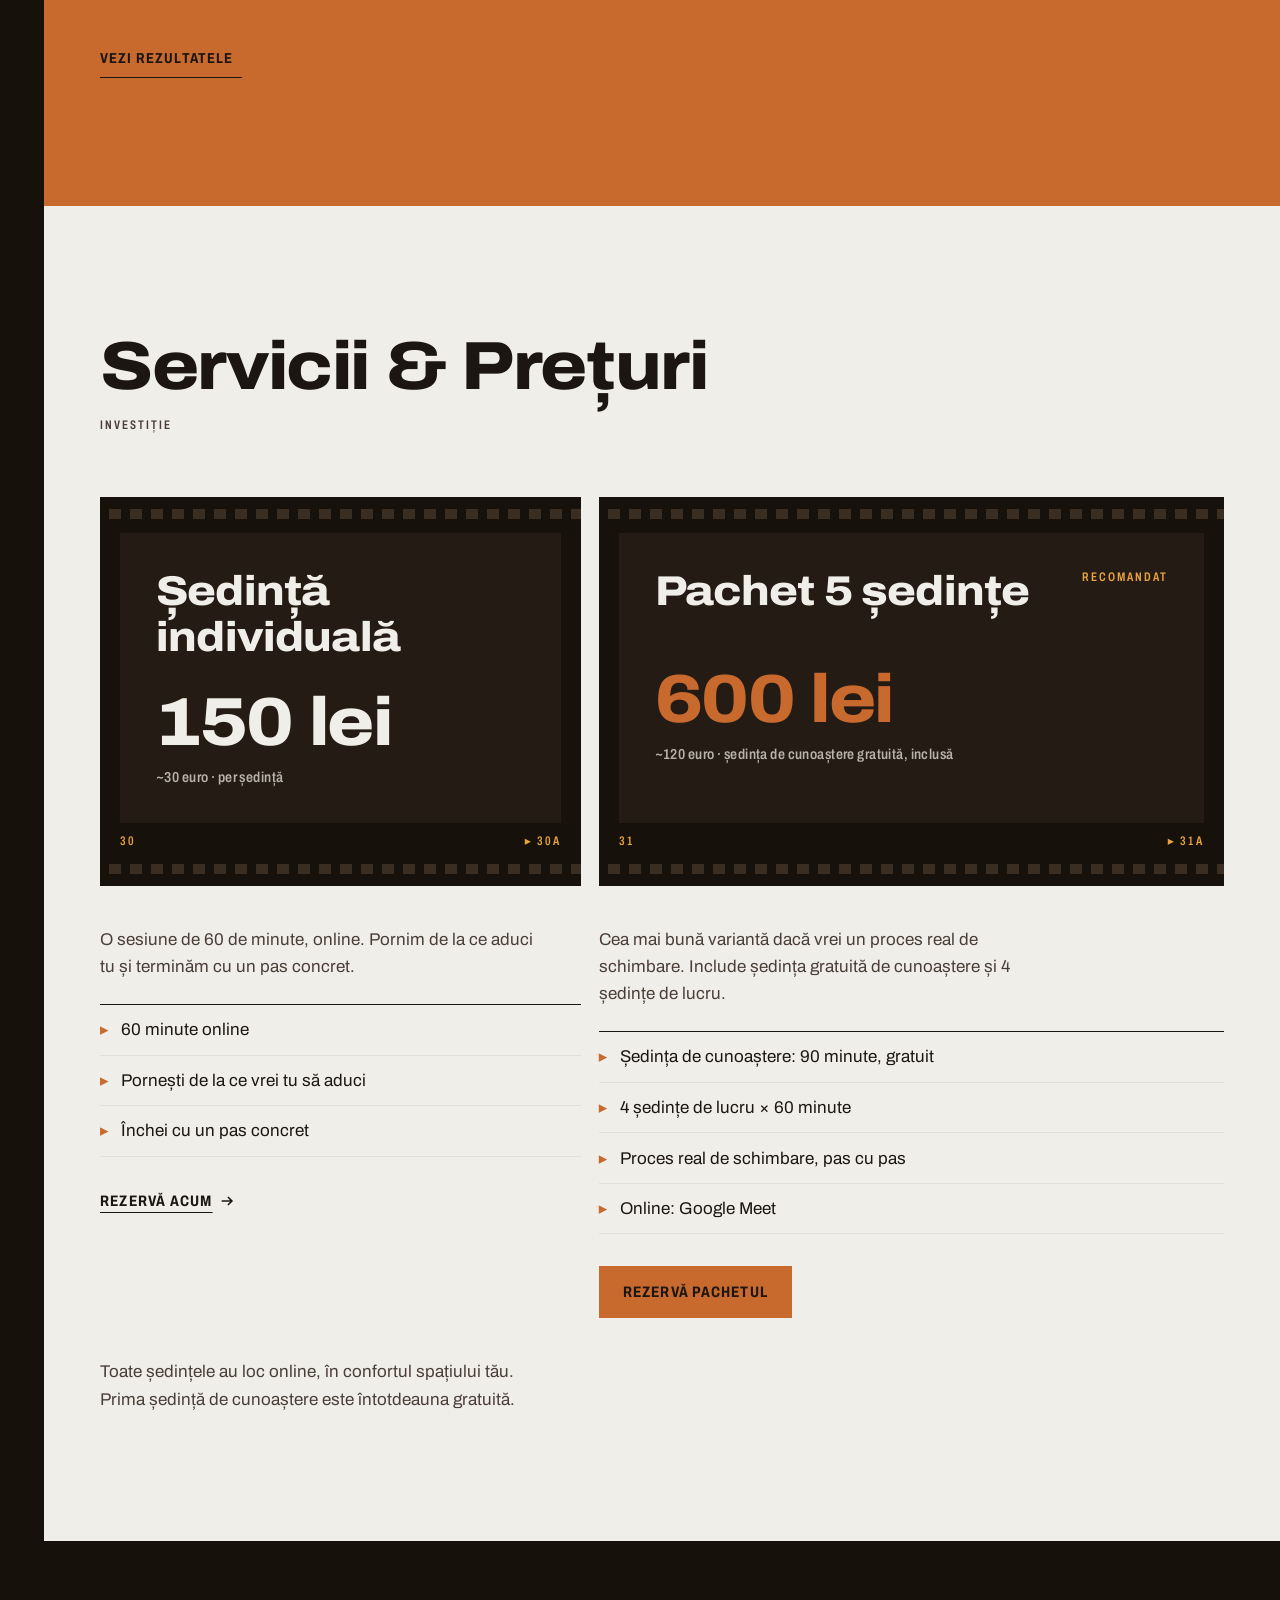
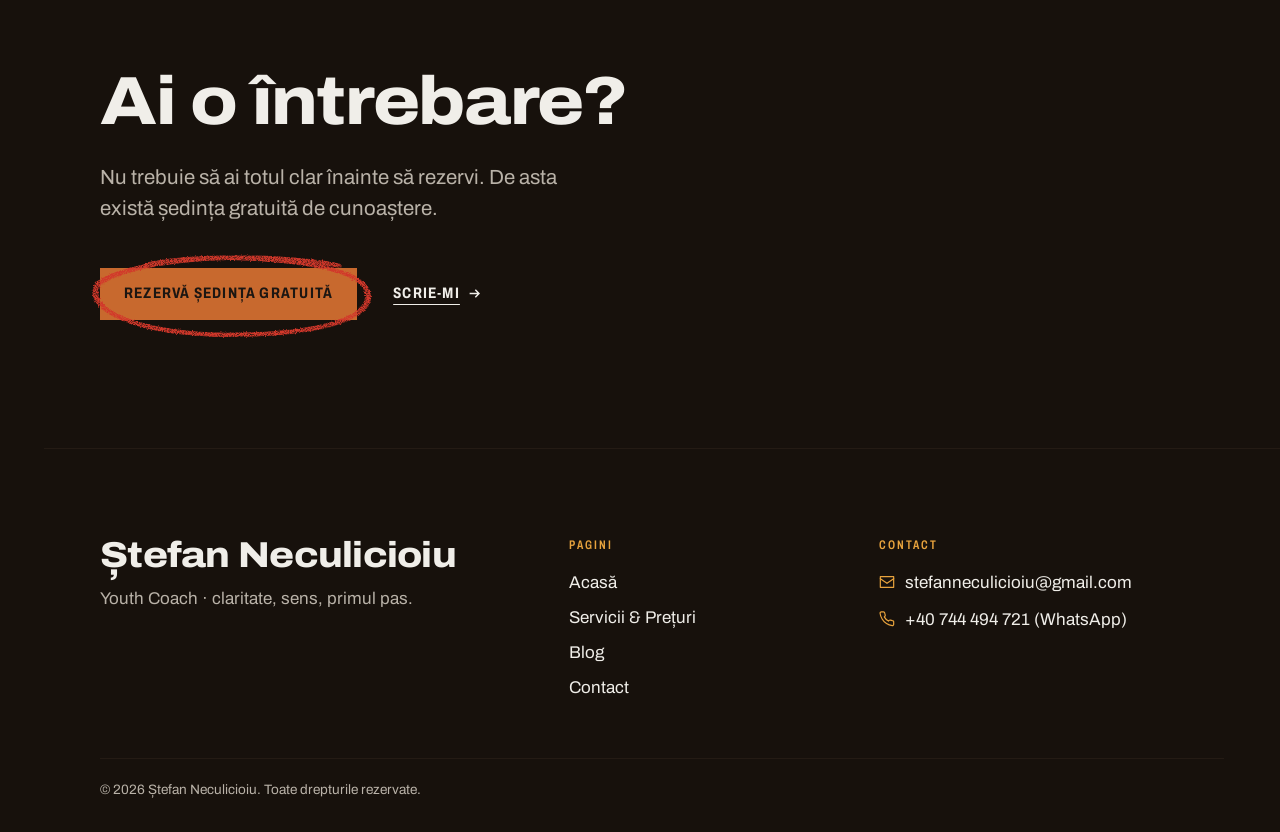
<file: servicii.html>
<!DOCTYPE html>
<html lang="ro">
<head>
  <meta charset="UTF-8">
  <meta name="viewport" content="width=device-width, initial-scale=1.0">
  <title>Servicii & Prețuri · Ștefan Neculicioiu, Youth Coach</title>
  <meta name="description" content="Descoperă serviciile de coaching individual și pachetul de 5 ședințe. Prima ședință de cunoaștere, gratuită.">
  <meta property="og:title" content="Servicii & Prețuri · Ștefan Neculicioiu">
  <meta property="og:type" content="website">
  <link rel="preconnect" href="https://fonts.googleapis.com">
  <link rel="preconnect" href="https://fonts.gstatic.com" crossorigin>
  <link rel="stylesheet" href="https://fonts.googleapis.com/css2?family=Archivo:ital,wdth,wght@0,62..125,100..900;1,62..125,100..900&display=swap">
  <link rel="icon" href="assets/web/profil-800.jpg" type="image/jpeg">
  <link rel="stylesheet" href="css/style.css">
  <script>document.documentElement.classList.add('js');setTimeout(function(){if(!window.mainReady)document.documentElement.classList.remove('js');},3000);</script>
</head>
<body>
  <svg class="svg-defs" width="0" height="0" aria-hidden="true" focusable="false"><defs><filter id="grease" x="-10%" y="-25%" width="120%" height="150%"><feTurbulence type="fractalNoise" baseFrequency="0.8" numOctaves="2" seed="7" result="n"/><feDisplacementMap in="SourceGraphic" in2="n" scale="2.4" xChannelSelector="R" yChannelSelector="G" result="d"/><feTurbulence type="fractalNoise" baseFrequency="1.7" numOctaves="1" seed="3" result="g"/><feColorMatrix in="g" type="matrix" values="0 0 0 0 0  0 0 0 0 0  0 0 0 0 0  0 0 0 -2.4 2.05" result="gaps"/><feComposite in="d" in2="gaps" operator="in"/></filter></defs></svg>

  <!-- ========== HEADER START ========== -->
  <header class="header" role="banner">
    <div class="header__inner">

      <a href="index.html" class="brand" aria-label="Ștefan Neculicioiu – Acasă">
        <img src="assets/web/profil-800.jpg" alt="" aria-hidden="true" class="brand__photo" width="38" height="38">
        <span class="brand__text">
          <span class="brand__name">Ștefan Neculicioiu</span>
          <span class="brand__sub edge">Youth Coach</span>
        </span>
      </a>

      <nav role="navigation" aria-label="Navigare principală">
        <ul class="nav__list">
          <li><a href="index.html"    class="nav__link edge">Acasă</a></li>
          <li><a href="servicii.html" class="nav__link edge">Servicii</a></li>
          <li><a href="blog.html"     class="nav__link edge">Blog</a></li>
          <li><a href="contact.html"  class="nav__link edge">Contact</a></li>
        </ul>
      </nav>

      <a href="https://calendly.com/stefanneculicioiu" target="_blank" rel="noopener"
         class="btn btn--primary btn--sm nav__cta">
        Rezervă gratuit
      </a>

      <button class="hamburger" aria-label="Deschide meniu" aria-expanded="false">
        <span class="hamburger__line"></span>
        <span class="hamburger__line"></span>
        <span class="hamburger__line"></span>
      </button>

    </div>
  </header>

  <div class="mobile-menu" role="dialog" aria-label="Meniu mobil">
    <ul class="mobile-menu__list">
      <li><a href="index.html"    class="mobile-menu__link">Acasă</a></li>
      <li><a href="servicii.html" class="mobile-menu__link">Servicii</a></li>
      <li><a href="blog.html"     class="mobile-menu__link">Blog</a></li>
      <li><a href="contact.html"  class="mobile-menu__link">Contact</a></li>
    </ul>
    <div class="mobile-menu__cta">
      <a href="https://calendly.com/stefanneculicioiu" target="_blank" rel="noopener"
         class="btn btn--primary">
        Rezervă ședința gratuită
      </a>
    </div>
  </div>
  <!-- ========== HEADER END ========== -->


  <main>

    <!-- PAGE HERO -->
    <section class="page-hero" aria-labelledby="services-heading">
      <div class="wrap page-hero__grid">
        <div class="page-hero__text">
          <h1 id="services-heading" class="display display--xl">Ce facem împreună</h1>
          <p class="lede page-hero__lede">
            Sesiuni online, în confortul spațiului tău.
          </p>
          <p class="slate edge"><span>Servicii &amp; Prețuri</span></p>
        </div>
        <figure class="frame page-hero__frame develop js-reveal" aria-hidden="true">
          <div class="frame__window page-hero__window">
            <img src="assets/web/profil-800.jpg" alt="" class="frame__img" width="800" height="800">
          </div>
          <figcaption class="frame__no edge"><span>21</span><span>▸ 21A</span></figcaption>
        </figure>
      </div>
    </section>


    <!-- CE ESTE COACHING-UL -->
    <section class="band band--print what" aria-labelledby="what-heading">
      <div class="wrap">

        <div class="what__grid">
          <div class="what__title">
            <h2 id="what-heading" class="display display--l what__heading">
            Ce este <span class="nowrap">coaching-ul?</span>
          </h2>
            <p class="slate edge"><span>Înainte de toate</span></p>
          </div>

          <div class="what__body">
            <p class="what__definition">
              Coaching-ul este un proces de dezvoltare personală bazat pe dialog, în care
              <strong>nu îți spun ce să faci</strong>, ci te ajut să descoperi singur ce vrei,
              ce te oprește și cum poți avansa.
            </p>

            <ul class="not-list">
              <li class="not-list__item">
                <svg class="not-list__box" viewBox="0 0 40 40" aria-hidden="true" focusable="false"><rect x="1" y="1" width="38" height="38"/><path d="M7 8 C 16 16, 25 25, 33 33 M33 7 C 24 16, 15 25, 7 34"/></svg>
                <span>Nu este terapie</span>
              </li>
              <li class="not-list__item">
                <svg class="not-list__box" viewBox="0 0 40 40" aria-hidden="true" focusable="false"><rect x="1" y="1" width="38" height="38"/><path d="M7 8 C 16 16, 25 25, 33 33 M33 7 C 24 16, 15 25, 7 34"/></svg>
                <span>Nu este consultanță</span>
              </li>
              <li class="not-list__item">
                <svg class="not-list__box" viewBox="0 0 40 40" aria-hidden="true" focusable="false"><rect x="1" y="1" width="38" height="38"/><path d="M7 8 C 16 16, 25 25, 33 33 M33 7 C 24 16, 15 25, 7 34"/></svg>
                <span>Nu este mentorat</span>
              </li>
            </ul>

            <div class="prose what__more">
              <div class="expand-content" id="coaching-details">
<div class="expand-content__inner">
                <p>Nu tratează probleme psihologice, nu oferă soluții gata făcute și nu predă din experiența mea.</p>
                <p class="what__is">
                  Coaching-ul este un spațiu în care tu ești expertul propriei tale vieți,
                  iar eu sunt cel care pune întrebările potrivite.
                </p>
              </div>
</div>

              <button class="expand-toggle" data-target="coaching-details" aria-expanded="false" aria-controls="coaching-details">
                <span class="expand-toggle__text">Citește mai mult</span>
                <em class="expand-toggle__arrow" aria-hidden="true">↓</em>
              </button>
            </div>
          </div>
        </div>

      </div>
    </section>


    <!-- LA CE SĂ TE AȘTEPȚI -->
    <section class="band band--mask expect" aria-labelledby="expect-heading">
      <div class="wrap">

        <div class="expect__head">
          <div>
            <h2 id="expect-heading" class="display display--l">
            La ce să te aștepți în timp
          </h2>
            <p class="slate edge"><span>Rezultate</span></p>
          </div>
          <p class="lede">
            Fiecare om este diferit, însă după 4 până la 8 ședințe, majoritatea clienților observă:
          </p>
        </div>

        <div class="expand-content expect__content" id="expect-details">
<div class="expand-content__inner">
          <div class="strip expect__strip">
            <ul class="strip__frames expect__frames">
              <li class="frame frame--text">
                <p><strong>Mai multă claritate</strong> asupra a ceea ce vor cu adevărat</p>
                <span class="frame__no edge" aria-hidden="true"><span>01</span><span>▸</span></span>
              </li>
              <li class="frame frame--text">
                <p><strong>Un prim pas concret</strong> pe care l-au făcut și nu l-ar fi făcut singuri</p>
                <span class="frame__no edge" aria-hidden="true"><span>02</span><span>▸</span></span>
              </li>
              <li class="frame frame--text">
                <p><strong>Mai puțină paralizie</strong> în fața deciziilor</p>
                <span class="frame__no edge" aria-hidden="true"><span>03</span><span>▸</span></span>
              </li>
              <li class="frame frame--text">
                <p><strong>O relație mai onestă</strong> cu ei înșiși</p>
                <span class="frame__no edge" aria-hidden="true"><span>04</span><span>▸</span></span>
              </li>
            </ul>
          </div>

          <p class="expect__close display display--m">
            Coaching-ul nu rezolvă problemele în locul tău. Te ajută să le rezolvi tu.
          </p>
        </div>
</div>

        <button class="expand-toggle" data-target="expect-details" aria-expanded="false" aria-controls="expect-details">
          <span class="expand-toggle__text">Vezi rezultatele</span>
          <em class="expand-toggle__arrow" aria-hidden="true">↓</em>
        </button>

      </div>
    </section>


    <!-- PREȚURI -->
    <section class="band band--print pricing" aria-labelledby="pricing-heading">
      <div class="wrap">

        <h2 id="pricing-heading" class="display display--l pricing__heading">
          Servicii &amp; Prețuri
        </h2>
        <p class="slate edge pricing__slate"><span>Investiție</span></p>

        <div class="pricing__sheet">
          <article class="strip frame print print--1">
            <div class="print__plate">
              <h3 class="print__title display display--m">Ședință individuală</h3>
              <div class="print__price">
                <span class="print__amount display">150 lei</span>
                <p class="print__note edge edge--case">~30 euro · per ședință</p>
              </div>
            </div>
            <p class="frame__no edge" aria-hidden="true"><span>30</span><span>▸ 30A</span></p>
          </article>
          <article class="strip frame print print--featured print--2">
            <div class="print__plate">
              <p class="print__badge edge">Recomandat</p>
              <h3 class="print__title display display--m">Pachet 5 ședințe</h3>
              <div class="print__price">
                <span class="print__amount display">600 lei</span>
                <p class="print__note edge edge--case">~120 euro · ședința de cunoaștere gratuită, inclusă</p>
              </div>
            </div>
            <p class="frame__no edge" aria-hidden="true"><span>31</span><span>▸ 31A</span></p>
          </article>

          <div class="print__body print__body--1">
              <p class="print__desc">
                O sesiune de 60 de minute, online. Pornim de la ce aduci tu și terminăm cu un pas concret.
              </p>
              <ul class="print__features">
                <li>60 minute online</li>
                <li>Pornești de la ce vrei tu să aduci</li>
                <li>Închei cu un pas concret</li>
              </ul>
              <a href="https://calendly.com/stefanneculicioiu" target="_blank" rel="noopener"
                 class="link-arrow print__cta">
                Rezervă acum
              </a>
            </div>
          <div class="print__body print__body--featured print__body--2">
              <p class="print__desc">
                Cea mai bună variantă dacă vrei un proces real de schimbare. Include ședința gratuită de cunoaștere și 4 ședințe de lucru.
              </p>
              <ul class="print__features">
                <li>Ședința de cunoaștere: 90 minute, gratuit</li>
                <li>4 ședințe de lucru × 60 minute</li>
                <li>Proces real de schimbare, pas cu pas</li>
                <li>Online: Google Meet</li>
              </ul>
              <div class="print__cta">
                <a href="https://calendly.com/stefanneculicioiu" target="_blank" rel="noopener"
                   class="btn btn--primary">
                  Rezervă pachetul
                </a>
              </div>
            </div>
        </div>

        <p class="pricing__note">
          Toate ședințele au loc online, în confortul spațiului tău.<br>
          Prima ședință de cunoaștere este întotdeauna gratuită.
        </p>

      </div>
    </section>


    <!-- FINAL CTA -->
    <section class="band band--rebate closing">
      <div class="wrap closing__grid">
        <div class="closing__text">
          <h2 class="display display--l">Ai o întrebare?</h2>
          <p class="lede closing__lede">
            Nu trebuie să ai totul clar înainte să rezervi. De asta există ședința gratuită de cunoaștere.
          </p>
          <div class="actions">
            <span class="mark-circle js-reveal">
              <a href="https://calendly.com/stefanneculicioiu" target="_blank" rel="noopener"
               class="btn btn--primary">
              Rezervă ședința gratuită
            </a>
              <svg class="mark-circle__svg" viewBox="0 0 200 80" preserveAspectRatio="none" aria-hidden="true" focusable="false"><g filter="url(#grease)"><path class="mark-circle__path" pathLength="1" d="M176 14 C 130 2, 40 4, 10 30 C -2 52, 34 78, 106 77 C 168 76, 200 60, 196 38 C 192 18, 150 8, 96 7 C 76 7, 60 9, 44 13"/><path class="mark-circle__path mark-circle__path--ghost" pathLength="1" transform="translate(1.6 1.2)" d="M176 14 C 130 2, 40 4, 10 30 C -2 52, 34 78, 106 77 C 168 76, 200 60, 196 38 C 192 18, 150 8, 96 7 C 76 7, 60 9, 44 13"/></g></svg>
            </span>
            <a href="contact.html" class="link-arrow">Scrie-mi</a>
          </div>
        </div>
      </div>
    </section>

  </main>


  <!-- ========== FOOTER START ========== -->
  <footer class="footer" role="contentinfo">
    <div class="wrap">
      <div class="footer__inner">

        <div>
          <div class="footer__brand-name">Ștefan Neculicioiu</div>
          <p class="footer__tagline">Youth Coach · claritate, sens, primul pas.</p>
        </div>

        <div>
          <div class="footer__heading edge">Pagini</div>
          <ul class="footer__links">
            <li><a href="index.html"    class="footer__link">Acasă</a></li>
            <li><a href="servicii.html" class="footer__link">Servicii &amp; Prețuri</a></li>
            <li><a href="blog.html"     class="footer__link">Blog</a></li>
            <li><a href="contact.html"  class="footer__link">Contact</a></li>
          </ul>
        </div>

        <div>
          <div class="footer__heading edge">Contact</div>
          <div class="footer__contact-item">
            <svg aria-hidden="true" width="16" height="16" viewBox="0 0 24 24" fill="none" stroke="currentColor" stroke-width="1.8" stroke-linecap="round" stroke-linejoin="round"><rect x="2" y="4" width="20" height="16"/><path d="m2 7 10 7 10-7"/></svg>
            <a href="mailto:stefanneculicioiu@gmail.com">stefanneculicioiu@gmail.com</a>
          </div>
          <div class="footer__contact-item">
            <svg aria-hidden="true" width="16" height="16" viewBox="0 0 24 24" fill="none" stroke="currentColor" stroke-width="1.8" stroke-linecap="round" stroke-linejoin="round"><path d="M22 16.92v3a2 2 0 0 1-2.18 2 19.79 19.79 0 0 1-8.63-3.07A19.5 19.5 0 0 1 4.69 12 19.79 19.79 0 0 1 1.61 3.41 2 2 0 0 1 3.6 1.24h3a2 2 0 0 1 2 1.72 12.84 12.84 0 0 0 .7 2.81 2 2 0 0 1-.45 2.11L7.91 8.8a16 16 0 0 0 6.29 6.29l.96-.96a2 2 0 0 1 2.11-.45 12.84 12.84 0 0 0 2.81.7A2 2 0 0 1 22 16.92z"/></svg>
            <a href="https://wa.me/40744494721" target="_blank" rel="noopener">
              +40 744 494 721 (WhatsApp)
            </a>
          </div>
        </div>

      </div>
      <div class="footer__bottom">
        <p class="footer__copy">© 2026 Ștefan Neculicioiu. Toate drepturile rezervate.</p>
      </div>
    </div>
  </footer>
  <!-- ========== FOOTER END ========== -->

  <script src="js/main.js" defer></script>
</body>
</html>
</file>
<file: css/style.css>
/* ============================================================
   Ștefan Neculicioiu — Youth Coach
   style.css  (v3 — Contact Sheet)

   The site is the contact sheet of one dusk shoot: film-base
   black, negative-orange fields, silver print white, and one
   red grease-pencil circle around the chosen next step.

   TABLE OF CONTENTS
   0.  Tokens
   1.  Reset & base
   2.  Type
   3.  Layout: bands, wrap, film spine, section slate
   4.  Frames & strips
   5.  Marks (grease circle, cross)
   6.  Buttons & links
   7.  Header, mobile menu, footer
   8.  Motion (develop, draw)
   9.  Acasă
   9b. Page hero (inner pages)
   10. Servicii
   11. Blog
   12. Contact
   ============================================================ */


/* ============================================================
   0. TOKENS
   ============================================================ */
:root {
  --rebate:   #17110C;   /* film-base black */
  --rebate-2: #241B14;   /* frame gutters on black */
  --rebate-3: #3A2D22;   /* sprocket holes, hairlines on black */
  --mask:     #C8692E;   /* C-41 negative orange */
  --mask-hi:  #D8793C;
  --print:    #F0EEE9;   /* silver print white */
  --print-2:  #E4E1DA;   /* hairlines on print */
  --ink:      #1C1612;
  --ink-soft: #4A3F37;
  --fog:      #B9B2A8;   /* secondary text on black */
  --grease:   #D2372B;   /* marks only, never text */
  --edge:     #E8A33D;   /* edge-print numbers */

  --font: 'Archivo', system-ui, -apple-system, 'Segoe UI', sans-serif;

  --spine:  12px;
  --gutter: clamp(1.25rem, 4.5vw, 3.5rem);
  --wrap:   1240px;
  --measure: 64ch;
  --header-h: 64px;

  --band-y: clamp(4.5rem, 10vw, 9rem);

  --ease-out: cubic-bezier(.16, 1, .3, 1);
  --ease-draw: cubic-bezier(.65, 0, .35, 1);
}

@media (min-width: 900px) {
  :root { --spine: 44px; --header-h: 72px; }
}


/* ============================================================
   1. RESET & BASE
   ============================================================ */
*, *::before, *::after { box-sizing: border-box; }

html {
  overflow-x: hidden;
  scroll-behavior: smooth;
  scroll-padding-top: var(--header-h);
  -webkit-text-size-adjust: 100%;
  scrollbar-color: var(--rebate-3) var(--rebate);
}

body {
  margin: 0;
  padding-left: var(--spine);
  background: var(--rebate);
  color: var(--print);
  font-family: var(--font);
  font-size: 1.0625rem;
  font-weight: 400;
  font-stretch: 100%;
  line-height: 1.6;
  -webkit-font-smoothing: antialiased;
  text-rendering: optimizeLegibility;
  caret-color: var(--mask);
}

img { display: block; max-width: 100%; height: auto; }
figure, blockquote { margin: 0; }
ul { margin: 0; padding: 0; list-style: none; }
p { margin: 0; }
h1, h2, h3 { margin: 0; font-weight: 800; }
button { font: inherit; color: inherit; }
a { color: inherit; text-decoration-thickness: 1px; text-underline-offset: .22em; }

::selection { background: var(--mask); color: var(--ink); }

:focus-visible {
  outline: 2px solid var(--edge);
  outline-offset: 3px;
}

::-webkit-scrollbar { width: 10px; }
::-webkit-scrollbar-track { background: var(--rebate); }
::-webkit-scrollbar-thumb { background: var(--rebate-3); }



/* ============================================================
   2. TYPE
   ============================================================ */

/* Edge print: the numbers and words printed along film rebate */
.edge {
  font-stretch: 68%;
  font-weight: 600;
  font-size: .78rem;
  line-height: 1.3;
  letter-spacing: .16em;
  text-transform: uppercase;
  color: var(--edge);
  font-variant-numeric: tabular-nums;
}
.edge--case {
  text-transform: none;
  letter-spacing: .03em;
  font-stretch: 82%;
  font-size: .9rem;
}

.display {
  font-stretch: 112%;
  font-weight: 800;
  line-height: .96;
  letter-spacing: -.02em;
  text-wrap: balance;
}

.display--xl { font-size: clamp(2rem, 8.2vw, 4.75rem); }
@media (min-width: 900px) { .display--xl { font-size: clamp(3rem, 5.1vw, 4.75rem); } }
.display--l  { font-size: clamp(2rem, 5.4vw, 4.25rem); }
.display--m  { font-size: clamp(1.6rem, 3.4vw, 2.6rem); line-height: 1.1; }

.display em { font-style: normal; color: var(--mask); }

.lede {
  font-size: clamp(1.15rem, 1.6vw, 1.35rem);
  line-height: 1.5;
  max-width: 40ch;
}

.prose { max-width: var(--measure); }
.prose p + p { margin-top: 1.1em; }
.prose strong { font-weight: 700; }


/* ============================================================
   3. LAYOUT
   ============================================================ */

/* Film spine: sprocket rail down the left edge of every page */
body::before {
  content: "";
  position: fixed;
  z-index: 60;
  inset: 0 auto 0 0;
  width: var(--spine);
  background:
    linear-gradient(to right, var(--rebate) 0 28%, transparent 28% 72%, var(--rebate) 72%),
    repeating-linear-gradient(to bottom, var(--rebate) 0 7px, var(--rebate-3) 7px 17px);
  border-right: 1px solid var(--rebate-2);
  pointer-events: none;
}

@media (max-width: 899px) {
  body::before {
    background:
      linear-gradient(to right, var(--rebate) 0 25%, transparent 25% 75%, var(--rebate) 75%),
      repeating-linear-gradient(to bottom, var(--rebate) 0 5px, var(--rebate-3) 5px 11px);
  }
}

.wrap {
  width: 100%;
  max-width: var(--wrap);
  margin-inline: auto;
  padding-inline: var(--gutter);
}

.band { position: relative; padding-block: var(--band-y); }
.band--rebate { background: var(--rebate); color: var(--print); }
.band--mask   { background: var(--mask);   color: var(--ink); }
.band--print  { background: var(--print);  color: var(--ink); }

.band--print ::selection { background: var(--ink); color: var(--print); }
.band--print :focus-visible,
.band--mask :focus-visible { outline-color: var(--ink); }
/* Black surfaces nested inside light bands keep the amber ring */
.band--print .strip :focus-visible,
.band--print .booking__plate :focus-visible,
.band--mask .strip :focus-visible { outline-color: var(--edge); }

/* Slate: a section's frozen label, set as an edge-print caption
   under its heading like the exposure data under a frame,
   never stacked as an eyebrow above it. */
.slate {
  margin-top: 1.1rem;
}
.band--print .slate { color: var(--ink-soft); }
.band--mask  .slate { color: var(--ink); }
.band--rebate .slate { color: var(--edge); }


/* ============================================================
   4. FRAMES & STRIPS
   ============================================================ */

/* A frame holds one photo or one sentence, with its number
   printed underneath. It is the site's only enclosure. */
.frame { position: relative; }

.frame__img {
  width: 100%;
  height: 100%;
  object-fit: cover;
  background: var(--rebate-2);
}

.frame__no {
  display: flex;
  justify-content: space-between;
  gap: 1rem;
  margin-top: .65rem;
}
.band--print .frame__no { color: var(--ink-soft); }

/* Strip: a length of film with sprocket rows top and bottom */
.strip {
  --hole: var(--rebate-3);
  position: relative;
  background: var(--rebate);
  color: var(--print);
  padding: 2.25rem clamp(.75rem, 2vw, 1.25rem);
}
.strip::before,
.strip::after {
  content: "";
  position: absolute;
  left: 0; right: 0;
  height: 10px;
  background: repeating-linear-gradient(to right, transparent 0 9px, var(--hole) 9px 21px);
}
.strip::before { top: 12px; }
.strip::after  { bottom: 12px; }

.strip__frames {
  display: grid;
  gap: clamp(.75rem, 1.4vw, 1.1rem);
}

.strip .frame__no { color: var(--edge); }

/* A sentence exposed as a frame */
.frame--text {
  display: flex;
  flex-direction: column;
  justify-content: space-between;
  background: var(--rebate-2);
  padding: clamp(1.25rem, 2.2vw, 1.75rem);
  min-height: 15rem;
}
.frame--text p {
  font-size: clamp(1.05rem, 1.3vw, 1.2rem);
  line-height: 1.45;
  font-weight: 500;
}


/* ============================================================
   5. MARKS
   ============================================================ */

/* Red grease-pencil circle: the chosen thing, once per view */
.mark-circle {
  position: relative;
  display: inline-block;
}
.mark-circle__svg {
  position: absolute;
  top: -18px;
  left: -16px;
  width: calc(100% + 32px);
  height: calc(100% + 36px);
  overflow: visible;
  pointer-events: none;
}
.svg-defs { position: absolute; width: 0; height: 0; overflow: hidden; }
.mark-circle__path {
  fill: none;
  stroke: var(--grease);
  stroke-width: 3.8;
  stroke-linecap: round;
  stroke-linejoin: round;
}

.mark-circle__path--ghost { stroke-width: 1.4; opacity: .55; }




/* ============================================================
   6. BUTTONS & LINKS
   ============================================================ */
.btn {
  display: inline-flex;
  align-items: center;
  justify-content: center;
  gap: .6em;
  min-height: 52px;
  padding: .9rem 1.5rem;
  border: 0;
  border-radius: 0;
  font-family: var(--font);
  font-stretch: 78%;
  font-weight: 700;
  font-size: .95rem;
  letter-spacing: .08em;
  text-transform: uppercase;
  text-decoration: none;
  line-height: 1.2;
  text-align: center;
  cursor: pointer;
  transition: background-color .25s var(--ease-out), color .25s var(--ease-out);
}

.btn--primary { background: var(--mask); color: var(--ink); }
.btn--primary:hover { background: var(--mask-hi); }
.btn--primary:active { transform: translateY(1px); }

/* On an orange field the button inverts to film black */
.band--mask .btn--primary { background: var(--ink); color: var(--print); }
.band--mask .btn--primary:hover { background: #2E241C; }

.btn--sm { min-height: 40px; padding: .55rem 1rem; font-size: .8rem; }

.link-arrow {
  display: inline-flex;
  align-items: center;
  gap: .5em;
  font-stretch: 78%;
  font-weight: 700;
  font-size: .95rem;
  letter-spacing: .08em;
  text-transform: uppercase;
  text-decoration: underline;
  text-decoration-thickness: 1px;
  text-underline-offset: .4em;
  transition: text-underline-offset .25s var(--ease-out);
}
.link-arrow::after {
  content: "";
  width: .9em;
  height: .9em;
  background: currentColor;
  -webkit-mask: url("data:image/svg+xml,%3Csvg xmlns='http://www.w3.org/2000/svg' viewBox='0 0 16 16'%3E%3Cpath d='M2 8h11M9 3.5 13.5 8 9 12.5' fill='none' stroke='black' stroke-width='1.8'/%3E%3C/svg%3E") center / contain no-repeat;
          mask: url("data:image/svg+xml,%3Csvg xmlns='http://www.w3.org/2000/svg' viewBox='0 0 16 16'%3E%3Cpath d='M2 8h11M9 3.5 13.5 8 9 12.5' fill='none' stroke='black' stroke-width='1.8'/%3E%3C/svg%3E") center / contain no-repeat;
}
.link-arrow:hover { text-underline-offset: .55em; }

.actions {
  display: flex;
  flex-wrap: wrap;
  align-items: center;
  gap: 1.75rem 2.25rem;
}

/* Expand / collapse (hooks used by js/main.js) */
.js .expand-content {
  display: grid;
  grid-template-rows: 0fr;
  opacity: 0;
  visibility: hidden;
  transition: grid-template-rows .6s var(--ease-out), opacity .4s ease, visibility 0s linear .6s;
}
.js .expand-content.is-expanded {
  grid-template-rows: 1fr;
  opacity: 1;
  visibility: visible;
  transition: grid-template-rows .7s var(--ease-out), opacity .5s ease .1s, visibility 0s;
}
.expand-content__inner { min-height: 0; overflow: hidden; }
.expand-content__inner > * + * { margin-top: 1.1em; }
.expand-content__inner > :first-child { margin-top: 1.1em; }

.expand-toggle {
  display: none;
  align-items: center;
  gap: .6em;
  margin-top: 1.5rem;
  padding: .4rem 0;
  background: none;
  border: 0;
  border-bottom: 1px solid currentColor;
  cursor: pointer;
  font-stretch: 78%;
  font-weight: 700;
  font-size: .9rem;
  letter-spacing: .08em;
  text-transform: uppercase;
}
.js .expand-toggle { display: inline-flex; }
.expand-toggle__arrow {
  width: .8em;
  height: .8em;
  font-size: 0;
  background: currentColor;
  -webkit-mask: url("data:image/svg+xml,%3Csvg xmlns='http://www.w3.org/2000/svg' viewBox='0 0 16 16'%3E%3Cpath d='M8 2v11M3.5 8.5 8 13l4.5-4.5' fill='none' stroke='black' stroke-width='1.8'/%3E%3C/svg%3E") center / contain no-repeat;
          mask: url("data:image/svg+xml,%3Csvg xmlns='http://www.w3.org/2000/svg' viewBox='0 0 16 16'%3E%3Cpath d='M8 2v11M3.5 8.5 8 13l4.5-4.5' fill='none' stroke='black' stroke-width='1.8'/%3E%3C/svg%3E") center / contain no-repeat;
  transition: transform .35s var(--ease-out);
}
.expand-toggle.is-expanded .expand-toggle__arrow { transform: rotate(180deg); }


/* ============================================================
   7. HEADER, MOBILE MENU, FOOTER
   ============================================================ */
.header {
  position: sticky;
  top: 0;
  z-index: 50;
  background: var(--rebate);
  border-bottom: 1px solid var(--rebate-2);
  transition: box-shadow .3s ease;
}
.header--scrolled { box-shadow: 0 10px 30px -12px rgba(0, 0, 0, .7); }

.header__inner {
  display: flex;
  align-items: center;
  gap: 1.5rem;
  height: var(--header-h);
  max-width: var(--wrap);
  margin-inline: auto;
  padding-inline: var(--gutter);
}

.brand {
  display: flex;
  align-items: center;
  gap: .75rem;
  margin-right: auto;
  text-decoration: none;
}
.brand__photo {
  width: 38px;
  height: 38px;
  object-fit: cover;
  object-position: 50% 30%;
  outline: 1px solid var(--rebate-3);
  outline-offset: 2px;
}
.brand__text { display: flex; flex-direction: column; line-height: 1.1; }
.brand__name { font-stretch: 100%; font-weight: 700; font-size: 1rem; letter-spacing: -.005em; }
.brand__sub  { margin-top: .2rem; font-size: .72rem; }

.nav__list { display: none; gap: 2rem; }
.nav__link {
  position: relative;
  padding-block: .5rem;
  color: var(--print);
  text-decoration: none;
  transition: color .2s ease;
}
.nav__link:hover { color: var(--edge); }
.nav__link.is-active { color: var(--edge); }
.nav__link.is-active::after {
  content: "";
  position: absolute;
  left: 0; right: 0; bottom: 0;
  height: 1px;
  background: var(--edge);
}

.nav__cta { display: none; }

.hamburger {
  display: grid;
  place-content: center;
  gap: 6px;
  width: 44px;
  height: 44px;
  padding: 0;
  background: none;
  border: 0;
  cursor: pointer;
}
.hamburger__line {
  display: block;
  width: 24px;
  height: 2px;
  background: var(--print);
  transition: transform .3s var(--ease-out), opacity .2s ease;
}
.hamburger.is-open .hamburger__line:nth-child(1) { transform: translateY(8px) rotate(45deg); }
.hamburger.is-open .hamburger__line:nth-child(2) { opacity: 0; }
.hamburger.is-open .hamburger__line:nth-child(3) { transform: translateY(-8px) rotate(-45deg); }

.mobile-menu {
  position: fixed;
  z-index: 45;
  inset: var(--header-h) 0 0 var(--spine);
  display: flex;
  flex-direction: column;
  justify-content: space-between;
  gap: 2rem;
  padding: 2.5rem var(--gutter) 2.5rem;
  background: var(--rebate);
  overflow-y: auto;
  opacity: 0;
  visibility: hidden;
  transform: translateY(-8px);
  transition: opacity .3s ease, transform .4s var(--ease-out), visibility 0s linear .4s;
}
.mobile-menu.is-open {
  opacity: 1;
  visibility: visible;
  transform: none;
  transition: opacity .3s ease, transform .4s var(--ease-out), visibility 0s;
}
/* Scroll lock while the menu is open (class set by js/main.js) */
html.menu-open { overflow: hidden; }
html.menu-open body {
  position: fixed;
  left: 0;
  right: 0;
  overflow: hidden;
}
html.menu-open .header {
  position: fixed;
  top: 0;
  left: var(--spine);
  right: 0;
}
.mobile-menu { overscroll-behavior: contain; }

.mobile-menu__list li { border-bottom: 1px solid var(--rebate-2); }
.mobile-menu__link {
  display: flex;
  align-items: baseline;
  gap: 1rem;
  padding: 1rem 0;
  font-stretch: 112%;
  font-weight: 800;
  font-size: clamp(2rem, 9vw, 2.75rem);
  line-height: 1;
  letter-spacing: -.02em;
  text-decoration: none;
}
.mobile-menu__link.is-active { color: var(--mask); }
.mobile-menu__cta .btn { width: 100%; }

@media (min-width: 960px) {
  .nav__list { display: flex; }
  .nav__cta { display: inline-flex; }
  .hamburger, .mobile-menu { display: none; }
}

/* Footer: the envelope the prints came back in */
.footer {
  background: var(--rebate);
  color: var(--fog);
  border-top: 1px solid var(--rebate-2);
  padding-block: clamp(3.5rem, 7vw, 5.5rem) 2rem;
}
.footer__inner {
  display: grid;
  gap: 2.75rem;
}
.footer__brand-name {
  color: var(--print);
  font-stretch: 112%;
  font-weight: 800;
  font-size: clamp(1.6rem, 3.2vw, 2.25rem);
  line-height: 1;
  letter-spacing: -.02em;
}
.footer__tagline { margin-top: .75rem; }
.footer__heading { margin-bottom: 1rem; }
.footer__links li + li { margin-top: .5rem; }
.footer a { color: var(--print); text-decoration: none; }
.footer a:hover { color: var(--edge); }
.footer__contact-item { display: flex; align-items: center; gap: .65rem; }
.footer__contact-item + .footer__contact-item { margin-top: .6rem; }
.footer__contact-item svg { flex: none; color: var(--edge); }
.footer__bottom {
  margin-top: 3.5rem;
  padding-top: 1.25rem;
  border-top: 1px solid var(--rebate-2);
  font-size: .85rem;
}

@media (min-width: 760px) {
  .footer__inner { grid-template-columns: 1.6fr 1fr 1.3fr; }
}


/* ============================================================
   8. MOTION
   One authored moment: prints develop, then the pencil marks.
   Everything is readable before any of it runs.
   ============================================================ */
.js .mark-circle__path {
  stroke-dasharray: 1;
  stroke-dashoffset: 1;
}
.js .mark-circle.is-visible .mark-circle__path {
  stroke-dashoffset: 0;
  transition: stroke-dashoffset 1.1s var(--ease-draw) .45s;
}

.js .develop .frame__img {
  filter: brightness(1.75) contrast(.55) saturate(.2);
}
.js .develop.is-visible .frame__img {
  filter: none;
  transition: filter 1.8s var(--ease-out);
}

@media (prefers-reduced-motion: reduce) {
  html { scroll-behavior: auto; }
  .js .mark-circle__path { stroke-dashoffset: 0; transition: none !important; }
  .js .develop .frame__img { filter: none; transition: none !important; }
  .js .expand-content, .mobile-menu, .btn, .hamburger__line { transition: none !important; }
}


/* ============================================================
   9. ACASĂ
   ============================================================ */

/* Hero: the selected frame */
.hero {
  position: relative;
  background: var(--rebate);
  padding-block: clamp(2.5rem, 6vw, 4.5rem) clamp(3.5rem, 7vw, 5rem);
}
.hero__grid {
  display: grid;
  gap: 3rem;
  align-items: end;
}
.hero__heading { color: var(--print); }
.hero__subtitle { margin-top: clamp(1.5rem, 3vw, 2.25rem); color: var(--fog); }
.hero__actions { margin-top: clamp(2.25rem, 4vw, 3rem); }

.hero__frame {
  padding: 12px 12px 0;
  background: var(--rebate-2);
}
.hero__frame .frame__no { padding-block: .7rem; margin-top: 0; }
.hero__photo {
  aspect-ratio: 4 / 5;
  overflow: hidden;
  background: var(--rebate);
}
.hero__photo .frame__img { object-position: 50% 22%; }
.hero__frame .frame__no { color: var(--edge); }

.hero__scroll {
  display: none;
  position: absolute;
  right: calc(var(--gutter) * .5);
  bottom: 1.5rem;
  writing-mode: vertical-rl;
  color: var(--fog);
}

@media (min-width: 900px) {
  .hero {
    min-height: calc(100svh - var(--header-h));
    display: flex;
    align-items: center;
  }
  .hero__grid {
    grid-template-columns: minmax(0, 5fr) minmax(0, 7fr);
    gap: clamp(2.5rem, 5vw, 5rem);
    align-items: center;
  }
  .hero__frame { order: -1; }
  .hero__photo {
    aspect-ratio: 3 / 4;
    max-height: calc(100svh - var(--header-h) - 10rem);
  }
  .hero__photo .frame__img { object-position: 50% 30%; }
  .hero__scroll { display: block; }
}

/* Dacă ai între 18 și 28 de ani */
.pain .slate { margin-bottom: clamp(2.5rem, 5vw, 4rem); }

.pain__strip { margin-inline: calc(var(--gutter) * -1); }
@media (min-width: 1240px) { .pain__strip { margin-inline: 0; } }

.pain__frames { grid-template-columns: 1fr; }
@media (min-width: 640px)  { .pain__frames { grid-template-columns: repeat(2, minmax(0, 1fr)); } }
@media (min-width: 1100px) { .pain__frames { grid-template-columns: repeat(4, minmax(0, 1fr)); } }

.pain__frames .frame--text { min-height: 12rem; }
@media (min-width: 1100px) { .pain__frames .frame--text { min-height: 20rem; } }

.pain__cta {
  display: grid;
  gap: 2rem;
  align-items: end;
  margin-top: clamp(3rem, 6vw, 5rem);
}
.pain__cta-text { max-width: 22ch; }
@media (min-width: 900px) {
  .pain__cta { grid-template-columns: 1fr auto; }
}

/* De ce eu */
.about__grid {
  display: grid;
  gap: clamp(3rem, 6vw, 5.5rem);
}
@media (min-width: 1000px) {
  .about__grid {
    grid-template-columns: minmax(0, 5fr) minmax(0, 6fr);
    align-items: start;
  }
  .about__sheet { position: sticky; top: calc(var(--header-h) + 2rem); }
}

.about__frames { grid-template-columns: repeat(2, minmax(0, 1fr)); }
.frame__window { overflow: hidden; aspect-ratio: 3 / 4; background: var(--rebate-2); }
.about__frame .frame__img { height: 100%; }
.about__frame--chosen .frame__img { object-position: 50% 30%; }
.about__frame--face   .frame__img { object-position: 52% 30%; }
.about__frame--hands  .frame__img { transform: scale(2.1); transform-origin: 50% 80%; }
.about__frame--trees  .frame__img { transform: scale(1.7); transform-origin: 0% 22%; }
.about__frame--face,
.about__frame--hands,
.about__frame--trees { opacity: .8; }


.about__text h2 { max-width: 18ch; }
.about__text .slate { color: var(--ink-soft); }
.about__prose { margin-top: 2rem; color: var(--ink-soft); }
.about__prose strong { color: var(--ink); }

.about__quote {
  margin-top: 2em !important;
  color: var(--ink);
  font-stretch: 104%;
  font-weight: 600;
  font-size: clamp(1.3rem, 2vw, 1.6rem);
  line-height: 1.3;
  letter-spacing: -.01em;
  text-wrap: pretty;
}

.credentials {
  display: grid;
  gap: .6rem 2rem;
  margin-top: 2.75rem;
  padding-block: 1.1rem;
  border-block: 1px solid var(--print-2);
  color: var(--ink-soft);
}
@media (min-width: 640px) { .credentials { grid-template-columns: repeat(2, minmax(0, 1fr)); } }
.credentials li { display: flex; gap: .7em; }
.credentials li::before { content: "▸"; color: var(--mask); }

.about__cta { margin-top: 2.5rem; }

/* Closing: frame 36, the end of the roll */
.closing__grid {
  display: grid;
  gap: 3rem;
  align-items: end;
}
.closing__lede { margin-block: 1.75rem 2.75rem; color: var(--fog); }
.closing__frame { max-width: 240px; }
.closing__frame .frame__img { height: auto; aspect-ratio: 1; object-position: 50% 30%; }
.closing__frame .frame__no { color: var(--edge); }
@media (min-width: 900px) {
  .closing__grid { grid-template-columns: 1fr auto; }
  .closing__frame { width: 260px; }
}


/* ============================================================
   9b. PAGE HERO (inner pages)
   ============================================================ */
.page-hero {
  background: var(--rebate);
  padding-block: clamp(3rem, 7vw, 6rem) clamp(3.5rem, 7vw, 5.5rem);
}
.page-hero__grid {
  display: grid;
  gap: 2.5rem;
  align-items: end;
}
.page-hero .slate { margin-top: clamp(2rem, 4vw, 3rem); }
.page-hero h1 { max-width: 14ch; }
.page-hero__lede { margin-top: 1.75rem; color: var(--fog); }
.page-hero__frame { display: none; }
.page-hero__frame .frame__no { color: var(--edge); }
.page-hero__window { aspect-ratio: 4 / 5; }

@media (min-width: 900px) {
  .page-hero__grid { grid-template-columns: minmax(0, 1fr) 240px; }
  .page-hero__frame { display: block; }
}


/* ============================================================
   10. SERVICII
   ============================================================ */
.page-hero__frame .frame__img { height: 100%; object-position: 50% 30%; }
.nowrap { white-space: nowrap; }

/* Ce este coaching-ul */
.what__grid { display: grid; gap: 2.5rem; }
.what__title .slate { color: var(--ink-soft); }
@media (min-width: 1000px) {
  .what__grid { grid-template-columns: minmax(0, 1fr) minmax(0, 1fr); gap: 4rem; }
  .what__heading { font-size: clamp(2.5rem, 4.2vw, 3.75rem); }
}
.what__definition {
  font-stretch: 104%;
  font-weight: 500;
  font-size: clamp(1.3rem, 2.2vw, 1.75rem);
  line-height: 1.35;
  letter-spacing: -.01em;
  text-wrap: pretty;
}
.what__definition strong { font-weight: 800; }

.not-list {
  display: grid;
  gap: 1rem;
  margin-top: 2.5rem;
}
.not-list__item {
  display: flex;
  align-items: center;
  gap: 1rem;
  font-stretch: 108%;
  font-weight: 750;
  font-size: clamp(1.35rem, 2.4vw, 1.9rem);
  line-height: 1.1;
  letter-spacing: -.015em;
  color: var(--ink);
}
.not-list__box {
  flex: none;
  width: 2.2rem;
  height: 2.2rem;
  overflow: visible;
}
.not-list__box rect { fill: none; stroke: var(--ink); stroke-width: 1.5; }
.not-list__box path { fill: none; stroke: var(--ink); stroke-width: 3.2; stroke-linecap: round; opacity: .9; }

.what__more { margin-top: 2rem; color: var(--ink-soft); }
.what__is { color: var(--ink); font-weight: 600; font-size: 1.15rem; }

/* La ce să te aștepți */
.expect__head { display: grid; gap: 1.75rem; }
.expect__head .lede { max-width: 34ch; }
@media (min-width: 1000px) {
  .expect__head { grid-template-columns: minmax(0, 6fr) minmax(0, 5fr); align-items: end; gap: 4rem; }
}
.expect__content { margin-top: 1rem; }
.expect__strip { margin-top: 2rem; }
.expect__frames { grid-template-columns: 1fr; }
@media (min-width: 640px)  { .expect__frames { grid-template-columns: repeat(2, minmax(0, 1fr)); } }
@media (min-width: 1100px) { .expect__frames { grid-template-columns: repeat(4, minmax(0, 1fr)); } }
.expect__frames .frame--text { min-height: 11rem; }
.expect__frames strong { display: block; margin-bottom: .35rem; color: var(--edge); font-weight: 700; }
.expect__close { margin-top: 2.5rem; max-width: 24ch; }
.expect .expand-toggle { margin-top: 2.5rem; }

/* Prețuri: two frames on one strip, the package frame enlarged */
.pricing__slate { color: var(--ink-soft); margin-bottom: clamp(2.5rem, 5vw, 4rem); }
.pricing__sheet {
  display: grid;
  gap: 1rem clamp(.75rem, 1.4vw, 1.1rem);
}
.print--1 { order: 1; } .print__body--1 { order: 2; margin-bottom: 2.5rem; }
.print--2 { order: 3; } .print__body--2 { order: 4; }
@media (min-width: 900px) {
  .pricing__sheet { grid-template-columns: minmax(0, 1fr) minmax(0, 1.3fr); row-gap: 2.5rem; }
  .print--1, .print--2 { order: 0; }
  .print__body--1, .print__body--2 { order: 1; margin-bottom: 0; }
}

.print {
  display: flex;
  flex-direction: column;
  color: var(--print);
}
.print .print__plate { flex: 1; background: var(--rebate-2); }
.print > .frame__no { color: var(--edge); }
.print__plate {
  position: relative;
  display: grid;
  gap: 1.75rem;
  padding: clamp(1.5rem, 3vw, 2.25rem) clamp(1.5rem, 3vw, 2.25rem) 0;
}
.print__badge {
  position: absolute;
  top: clamp(1.5rem, 3vw, 2.25rem);
  right: clamp(1.5rem, 3vw, 2.25rem);
}
.print--featured .print__title { padding-right: 7rem; }
.print__amount {
  display: block;
  font-size: clamp(2.75rem, 5.5vw, 4.25rem);
  line-height: 1;
}
.print--featured .print__amount { color: var(--mask); }
.print__note { margin-top: .75rem; color: var(--fog); }

.print__plate { padding-bottom: clamp(1.5rem, 3vw, 2.25rem); }

/* Notes on the paper under each frame, like a lab order */
.print__body { color: var(--ink-soft); }
.print__desc { max-width: 44ch; }
.print__features { margin-top: 1.5rem; border-top: 1px solid var(--ink); }
.print__features li {
  display: flex;
  gap: .75em;
  padding-block: .7rem;
  border-bottom: 1px solid var(--print-2);
  color: var(--ink);
}
.print__features li::before { content: "▸"; color: var(--mask); }
.print__cta { margin-top: 2rem; }
.print__body .link-arrow { color: var(--ink); }
.print > .frame__no { margin-top: .65rem; }

.pricing__note { margin-top: 2.5rem; color: var(--ink-soft); }


/* ============================================================
   11. BLOG
   Articles are frames on the sheet that haven't been developed
   yet: unexposed film with a light leak along one edge.
   ============================================================ */
.blog__intro {
  max-width: 52ch;
  margin-bottom: clamp(2.5rem, 5vw, 4rem);
  font-stretch: 104%;
  font-weight: 500;
  font-size: clamp(1.15rem, 1.8vw, 1.4rem);
  line-height: 1.45;
  letter-spacing: -.005em;
}

.blog__sheet { margin-inline: calc(var(--gutter) * -1); padding-block: 2.75rem; }
@media (min-width: 1240px) { .blog__sheet { margin-inline: 0; } }

.blog__grid {
  display: grid;
  gap: 2.5rem clamp(.75rem, 1.4vw, 1.1rem);
}
@media (min-width: 640px)  { .blog__grid { grid-template-columns: repeat(2, minmax(0, 1fr)); } }
@media (min-width: 1000px) { .blog__grid { grid-template-columns: repeat(3, minmax(0, 1fr)); } }

.sheet-frame { display: flex; flex-direction: column; }

.sheet-frame__leak {
  display: grid;
  place-items: center;
  aspect-ratio: 3 / 2;
  background: var(--rebate-2);
}
.sheet-frame__soon { color: var(--fog); }

@media (max-width: 639px) {
  .blog__grid { gap: 1.75rem; }
  .sheet-frame {
    display: grid;
    grid-template-columns: 6.5rem minmax(0, 1fr);
    column-gap: 1rem;
    align-items: start;
  }
  .sheet-frame__leak { grid-column: 1; grid-row: 1; }
  .sheet-frame .frame__no { grid-column: 1; grid-row: 2; font-size: .68rem; }
  .sheet-frame__body { grid-column: 2; grid-row: 1 / span 2; padding-top: 0; }
  .sheet-frame__soon { font-size: .62rem; letter-spacing: .1em; }
  .sheet-frame__title { margin-top: .4rem; font-size: 1.1rem; }
  .sheet-frame__excerpt { font-size: .95rem; }
}

.sheet-frame .frame__no { color: var(--edge); }

.sheet-frame__body { padding-top: 1.25rem; }
.sheet-frame__meta { display: flex; flex-wrap: wrap; gap: .25rem 1.25rem; color: var(--fog); }
.sheet-frame__title {
  margin-top: .75rem;
  font-stretch: 104%;
  font-weight: 700;
  font-size: clamp(1.25rem, 1.8vw, 1.45rem);
  line-height: 1.2;
  letter-spacing: -.01em;
  text-wrap: balance;
}
.sheet-frame__excerpt { margin-top: .75rem; color: var(--fog); font-size: 1rem; }


/* ============================================================
   12. CONTACT
   ============================================================ */
.booking__grid { display: grid; gap: 3rem; }
@media (min-width: 1000px) {
  .booking__grid { grid-template-columns: minmax(0, 5fr) minmax(0, 6fr); gap: 5rem; align-items: start; }
}
.booking__intro h2 { max-width: 16ch; }
.booking__text { margin-top: 1.5rem; max-width: 42ch; color: var(--ink-soft); font-size: 1.125rem; }

.booking__strip { padding-bottom: 2.25rem; }
.booking__plate {
  display: grid;
  justify-items: start;
  gap: 1rem;
  padding: clamp(1.75rem, 4vw, 3rem);
  background: var(--rebate-2);
  color: var(--print);
}
.booking__intro .slate { color: var(--ink-soft); }
.booking__icon { color: var(--edge); }
.booking__title { max-width: 14ch; margin-top: .5rem; }
.booking__cta { margin-top: 1.75rem; }
.btn--calendly::after {
  content: "";
  width: 1em;
  height: 1em;
  background: currentColor;
  -webkit-mask: url("data:image/svg+xml,%3Csvg xmlns='http://www.w3.org/2000/svg' viewBox='0 0 16 16'%3E%3Cpath d='M2 8h11M9 3.5 13.5 8 9 12.5' fill='none' stroke='black' stroke-width='1.8'/%3E%3C/svg%3E") center / contain no-repeat;
          mask: url("data:image/svg+xml,%3Csvg xmlns='http://www.w3.org/2000/svg' viewBox='0 0 16 16'%3E%3Cpath d='M2 8h11M9 3.5 13.5 8 9 12.5' fill='none' stroke='black' stroke-width='1.8'/%3E%3C/svg%3E") center / contain no-repeat;
}

.booking__or { margin-top: 2.5rem; font-weight: 600; }

.channels { margin-top: 1rem; border-top: 1px solid var(--ink); }
.channel {
  display: grid;
  grid-template-columns: auto 6.5rem 1fr;
  align-items: center;
  gap: 1rem;
  padding-block: 1.1rem;
  border-bottom: 1px solid var(--ink);
  text-decoration: none;
  transition: background-color .25s var(--ease-out);
}
.channel:hover { background: var(--print-2); }
.channel__icon { display: flex; color: var(--mask); }
.channel__label { color: var(--ink-soft); }
.channel__value {
  font-stretch: 104%;
  font-weight: 700;
  font-size: clamp(1rem, 1.6vw, 1.2rem);
  overflow-wrap: anywhere;
}
@media (max-width: 519px) {
  .channel { grid-template-columns: auto 1fr; }
  .channel__value { grid-column: 1 / -1; }
}

/* FAQ: numbered frames on black */
.faq__grid { display: grid; gap: 2.5rem; }
@media (min-width: 1000px) {
  .faq__grid { grid-template-columns: minmax(0, 5fr) minmax(0, 7fr); gap: 5rem; align-items: start; }
  .faq__title { position: sticky; top: calc(var(--header-h) + 2rem); }
}
.faq__list { border-top: 1px solid var(--rebate-3); }
.faq__item { border-bottom: 1px solid var(--rebate-3); }
.faq__q {
  display: grid;
  grid-template-columns: 1fr 1.25rem;
  align-items: baseline;
  gap: 1rem;
  padding-block: 1.4rem;
  cursor: pointer;
  list-style: none;
  font-stretch: 104%;
  font-weight: 700;
  font-size: clamp(1.1rem, 1.7vw, 1.3rem);
  line-height: 1.3;
  transition: color .2s ease;
}
.faq__q::-webkit-details-marker { display: none; }
.faq__q:hover { color: var(--edge); }
.faq__icon {
  position: relative;
  align-self: center;
  width: 1.1rem;
  height: 1.1rem;
}
.faq__icon::before,
.faq__icon::after {
  content: "";
  position: absolute;
  top: 50%; left: 0;
  width: 100%;
  height: 2px;
  margin-top: -1px;
  background: var(--mask);
  transition: transform .35s var(--ease-out);
}
.faq__icon::after { transform: rotate(90deg); }
.faq__item[open] .faq__icon::after { transform: rotate(0deg); }
.faq__a {
  padding: 0 2.25rem 1.6rem 0;
  max-width: 62ch;
  color: var(--fog);
}
.faq__a em { font-style: italic; color: var(--print); }
</file>
